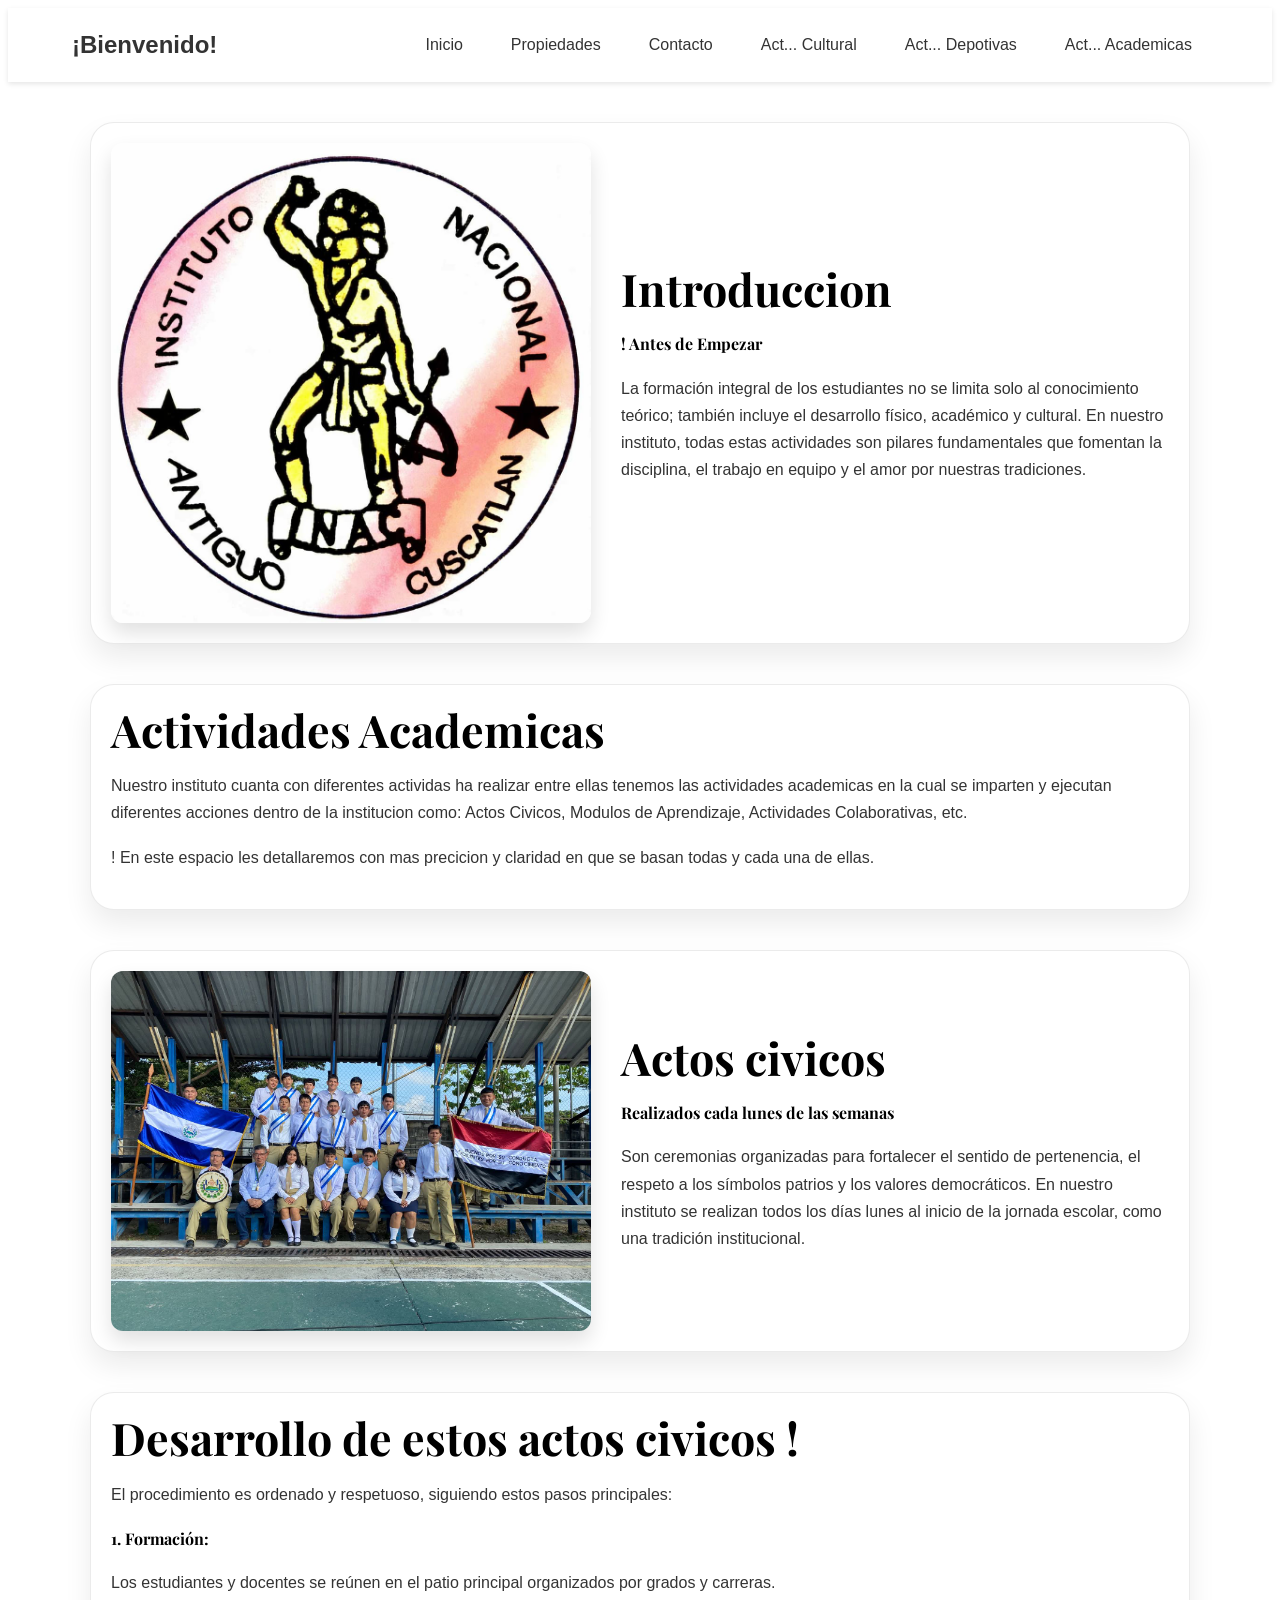
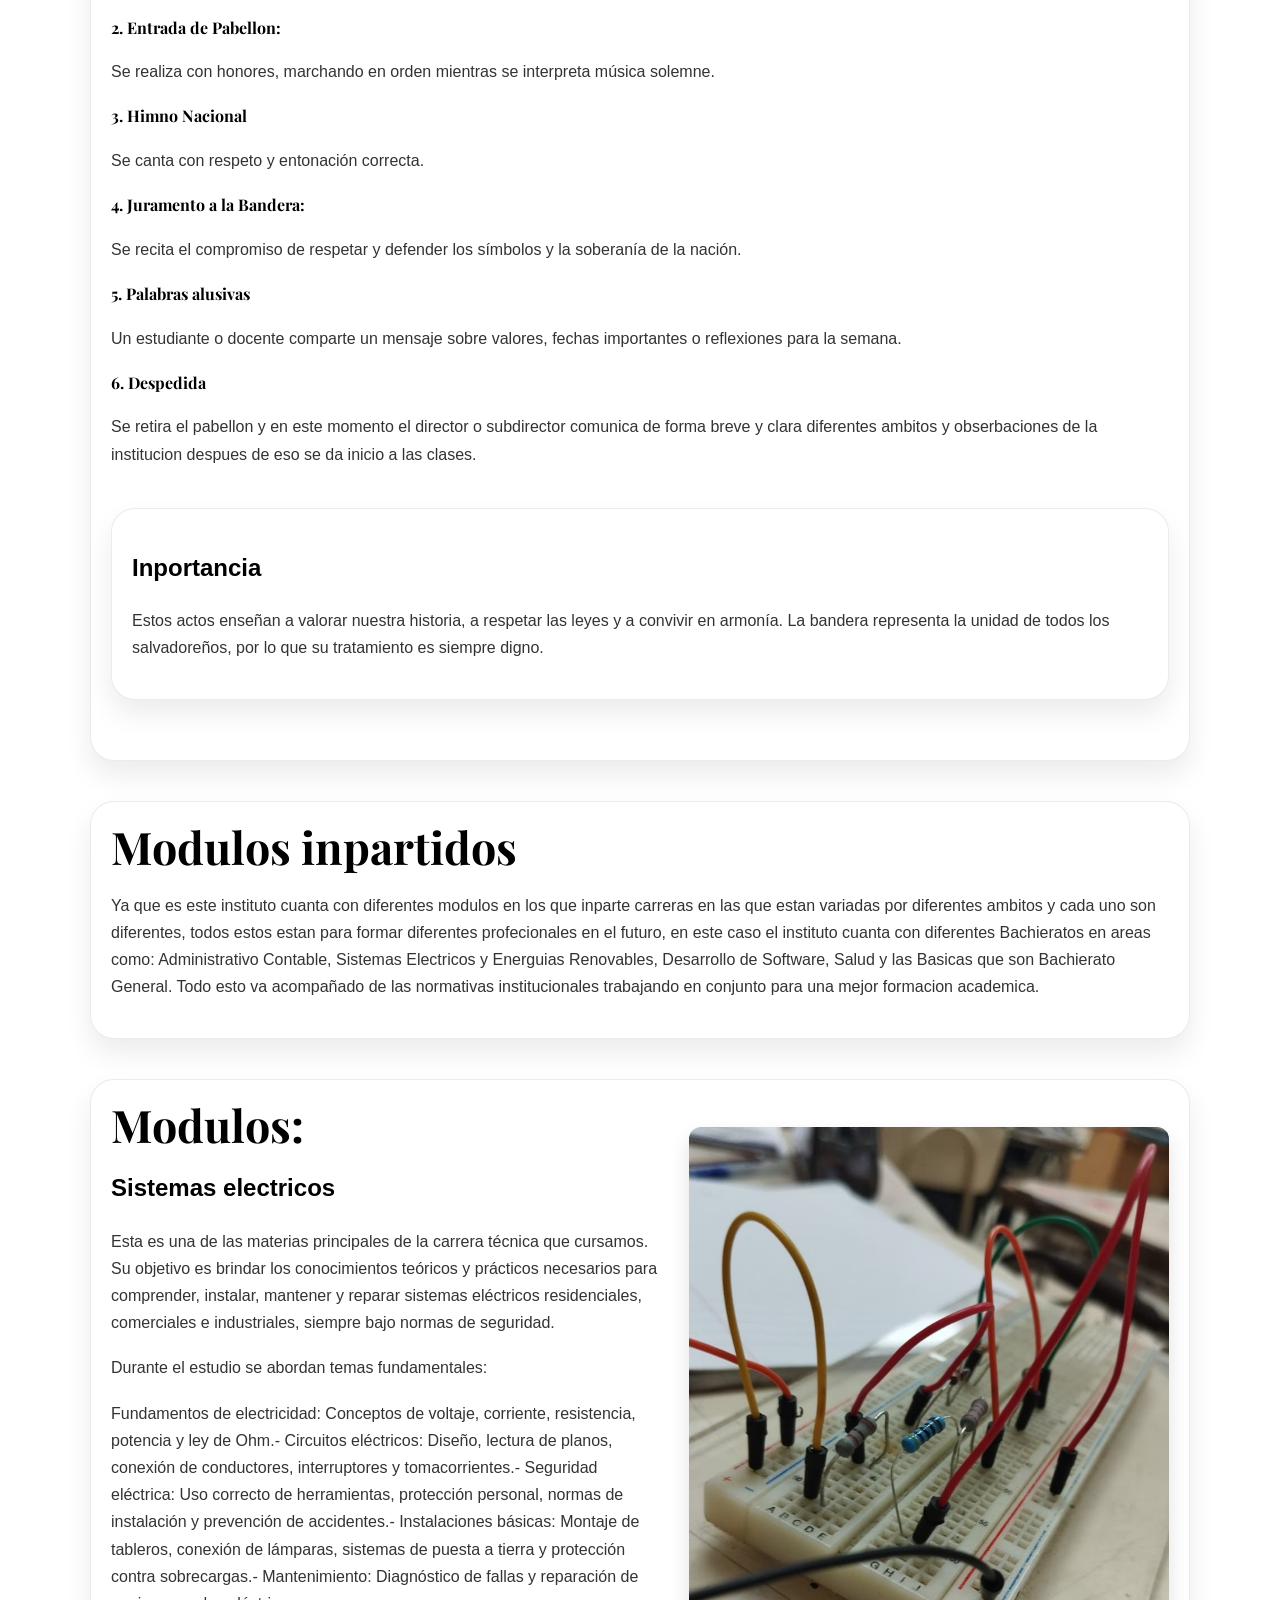
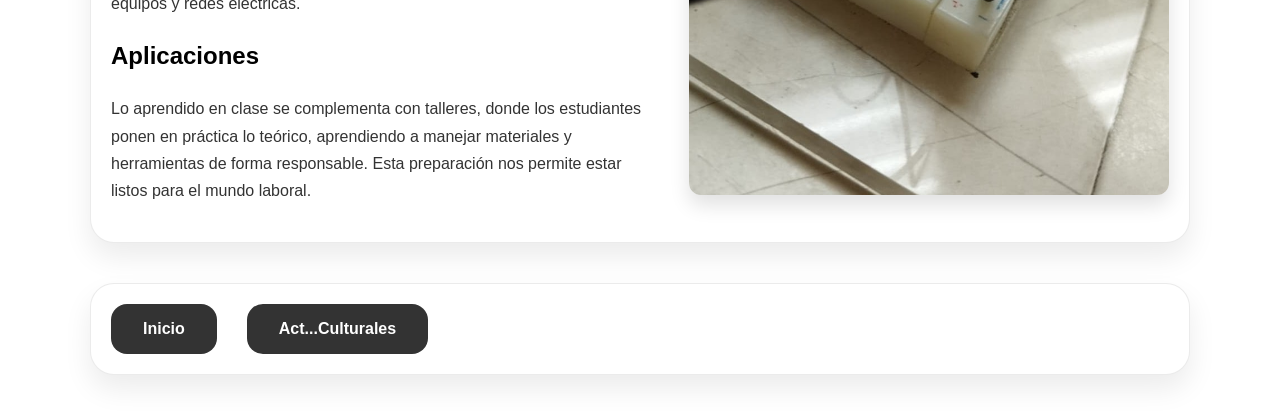
<file: actividadesinacp.html>
<!DOCTYPE html>
<html lang="es-ES">
<head>
    <meta charset="UTF-8">
    <meta name="viewport" content="width=device-width, initial-scale=1.0">
    <title>Barroco Copy</title>
    <link rel="stylesheet" href="styles.css">
    <link href="https://fonts.googleapis.com/css2?family=Montserrat:wght@600;700&family=Playfair+Display:wght@400;700&display=swap" rel="stylesheet">
    <style>
        .detalle-barroco {
            display: flex;
            flex-wrap: wrap;
            align-items: center;
            gap: 30px;
            max-width: 1100px;
            margin: 40px auto;
            padding: 20px;
        }
        .detalle-barroco img {
            width: 100%;
            max-width: 480px;
            border-radius: 12px;
            object-fit: cover;
            box-shadow: 0 10px 20px rgba(0,0,0,0.12);
        }
        .detalle-barroco.reverse {
            flex-direction: row-reverse;
        }
        .detalle-contenido {
            flex: 1;
            min-width: 280px;
        }
        .detalle-contenido h1,
        .detalle-contenido h4 {
            margin: 0 0 18px;
            font-family: 'Playfair Display', serif;
        }
        .detalle-contenido h1 {
            font-size: 2.8rem;
            line-height: 1.1;
        }
        .detalle-contenido p {
            color: #333;
            line-height: 1.7;
            margin-bottom: 18px;
            font-size: 1rem;
        }
        .detalle-contenido .cta-buton {
            display: block;
            margin: 1.5rem auto 0;
        }
        @media (max-width: 860px) {
            .detalle-barroco {
                flex-direction: column;
                text-align: center;
            }
            .detalle-contenido {
                width: 100%;
            }
            .detalle-barroco img {
                max-width: 100%;
            }
        }
    </style>
</head>
<body>
    <header>
        <nav>
            <div class="logo">¡Bienvenido!</div>
            <button class="nav-toggle" aria-label="Abrir menú" aria-expanded="false">
                <span></span>
                <span></span>
                <span></span>
            </button>
            <ul class="nav-links">
                <li><a href="index.html">Inicio</a></li>
                <li><a href="index.html#Propiedades">Propiedades</a></li>
                <li><a href="Informaciony contactos.html">Contacto</a></li>
                <li><a href="actividadesinacp2.html">Act... Cultural</a></li>
                <li><a href="actividadesinacpdepo.html">Act... Depotivas</a></li>
                <li><a href="actividadesinacp.html">Act... Academicas</a></li>


            </ul>
        </nav>
    </header>

    <main class="fade-section">
   <section   class="detalle-barroco">
            <img src="IMGs/inaclogo.jpg" alt="El Barroco">
            <div class="detalle-contenido">
                <h1>Introduccion</h1>
                <h4>! Antes de Empezar</h4>
                <p>La formación integral de los estudiantes no se limita solo al conocimiento teórico;
                     también incluye el desarrollo físico, académico y cultural. En nuestro instituto, 
                     todas estas actividades son pilares fundamentales que fomentan la disciplina, el trabajo 
                     en equipo y el amor por nuestras tradiciones.</p>
                
            </div>
        </section>

        <section class="detalle-barroco reverse">
            
            <div class="detalle-contenido">
                <h1>Actividades Academicas</h1>
                <h4></h4>
                <p>Nuestro instituto cuanta con diferentes actividas ha realizar entre ellas tenemos las actividades academicas en la cual se imparten y ejecutan diferentes acciones dentro 
                    de la institucion como: Actos Civicos, Modulos de Aprendizaje, Actividades Colaborativas, etc.
                </p>

                <h4></h4>
                     <p> ! En este espacio les detallaremos con mas precicion y claridad en que se basan todas y cada una de ellas.</p>
            </div>
        </section>


        <section id="Caracteristicas" class="detalle-barroco">
            <img src="IMGs/actocivico.jpg" alt="Contenido barroco">
            <div class="detalle-contenido">
                <h1>Actos civicos</h1>
                
               <h4>Realizados cada lunes de las semanas
                </h4>
                <p>Son ceremonias organizadas para fortalecer el sentido de pertenencia, el respeto a los símbolos patrios y los valores democráticos. En nuestro instituto se realizan todos los días lunes al inicio de la jornada escolar, como una tradición institucional.

                </p>
            </div>
        </section>


        <section class="detalle-barroco">
            <div class="detalle-contenido">
               <h1>Desarrollo de estos actos civicos !
                </h1>
                <p> El procedimiento es ordenado y respetuoso, siguiendo estos pasos principales:</p>

                <h4>1. Formación: </h4>
                <p>Los estudiantes y docentes se reúnen en el patio principal organizados por grados y carreras.</p>

                    <h4>2. Entrada de Pabellon:
                    </h4>
                    <p>Se realiza con honores, marchando en orden mientras se interpreta música solemne.</p>

                         <h4>3. Himno Nacional</h4>
                         <p>Se canta con respeto y entonación correcta.</p>    
                        
                        
                         <h4>4. Juramento a la Bandera:</h4>
                            <p>Se recita el compromiso de respetar y defender los símbolos y la soberanía de la nación.</p>

                            <h4>5. Palabras alusivas</h4>
                            <p>Un estudiante o docente comparte un mensaje sobre valores, fechas importantes o reflexiones para la semana.</p>

                            <h4>6. Despedida</h4>
                            <p>Se retira el pabellon y en este momento el director o subdirector comunica de forma breve y clara diferentes ambitos y obserbaciones de la institucion despues de eso se da inicio a las clases.

</p>

           
                    
                    
                    
                    
                    <section class="detalle-barroco reverse">
            
            <div class="detalle-contenido">
                 <h2>Inportancia
            </h2>
                
                <h4></h4>

                <p> Estos actos enseñan a valorar nuestra historia, a respetar las leyes y a convivir en armonía. La bandera representa la unidad de todos los salvadoreños, por lo que su tratamiento es siempre digno.</p>
                
            </div>
        </section>




    </section>




<section class="detalle-barroco reverse">
            
            <div class="detalle-contenido">
                <h1> Modulos inpartidos</h1>
                <h2></h2>
                <p>Ya que es este instituto cuanta con diferentes modulos en los que inparte carreras en las que estan variadas por diferentes ambitos y cada uno son diferentes, todos estos estan para 
                    formar diferentes profecionales en el futuro, en este caso el instituto cuanta con diferentes Bachieratos en areas como: Administrativo Contable, Sistemas Electricos y Energuias Renovables, Desarrollo de Software, Salud y las Basicas que son Bachierato General. 
                    Todo esto va acompañado de las normativas institucionales trabajando en conjunto para una mejor formacion academica.
                </p>

                <h4></h4>
                    
            </div>
        </section>



   <section class="detalle-barroco reverse">
            
    <img src="IMGs/modulo.jpg" alt="Carácter barroco">
    
            <div class="detalle-contenido">
                <h1>Modulos:</h1>
                <h2> Sistemas electricos</h2>
                  <p>Esta es una de las materias principales de la carrera técnica que cursamos. 
                    Su objetivo es brindar los conocimientos teóricos y prácticos necesarios para comprender, instalar, 
                    mantener y reparar sistemas eléctricos residenciales, comerciales e industriales, siempre bajo normas de seguridad.</p>

                    <p> Durante el estudio se abordan temas fundamentales:</p>
                    <p>  Fundamentos de electricidad: Conceptos de voltaje, corriente, resistencia, potencia y ley de Ohm.
​
- Circuitos eléctricos: Diseño, lectura de planos, conexión de conductores, interruptores y tomacorrientes.
​
- Seguridad eléctrica: Uso correcto de herramientas, protección personal, normas de instalación y prevención de accidentes.
​
- Instalaciones básicas: Montaje de tableros, conexión de lámparas, sistemas de puesta a tierra y protección contra sobrecargas.
​
- Mantenimiento: Diagnóstico de fallas y reparación de equipos y redes eléctricas.</p>

<h2> Aplicaciones</h2>
<p> Lo aprendido en clase se complementa con talleres, donde los estudiantes ponen en práctica lo teórico, aprendiendo a manejar materiales y herramientas de forma responsable. Esta preparación nos permite estar listos para el mundo laboral.</p>
                
                    </div>

   </section>













            <section id="Caracteristicas" class="detalle-barroco">
        
                <button class="cta-buton" onclick="window.location.href='index.html'">Inicio</button>
                <button class="cta-buton" onclick="window.location.href='actividadesinacp2.html'">Act...Culturales</button>
            
            </div>
        </section>








 
    </main>






    <script>
        window.addEventListener('load', () => {
            document.body.classList.add('site-loaded');
        });
    </script>
<script>
const navToggle = document.querySelector('.nav-toggle');
const navLinks = document.querySelector('.nav-links');
if (navToggle && navLinks) {
    navToggle.addEventListener('click', () => {
        const expanded = navToggle.getAttribute('aria-expanded') === 'true';
        navToggle.setAttribute('aria-expanded', String(!expanded));
        navLinks.classList.toggle('nav-open');
    });
}
</script>
</body>
</html>
</file>
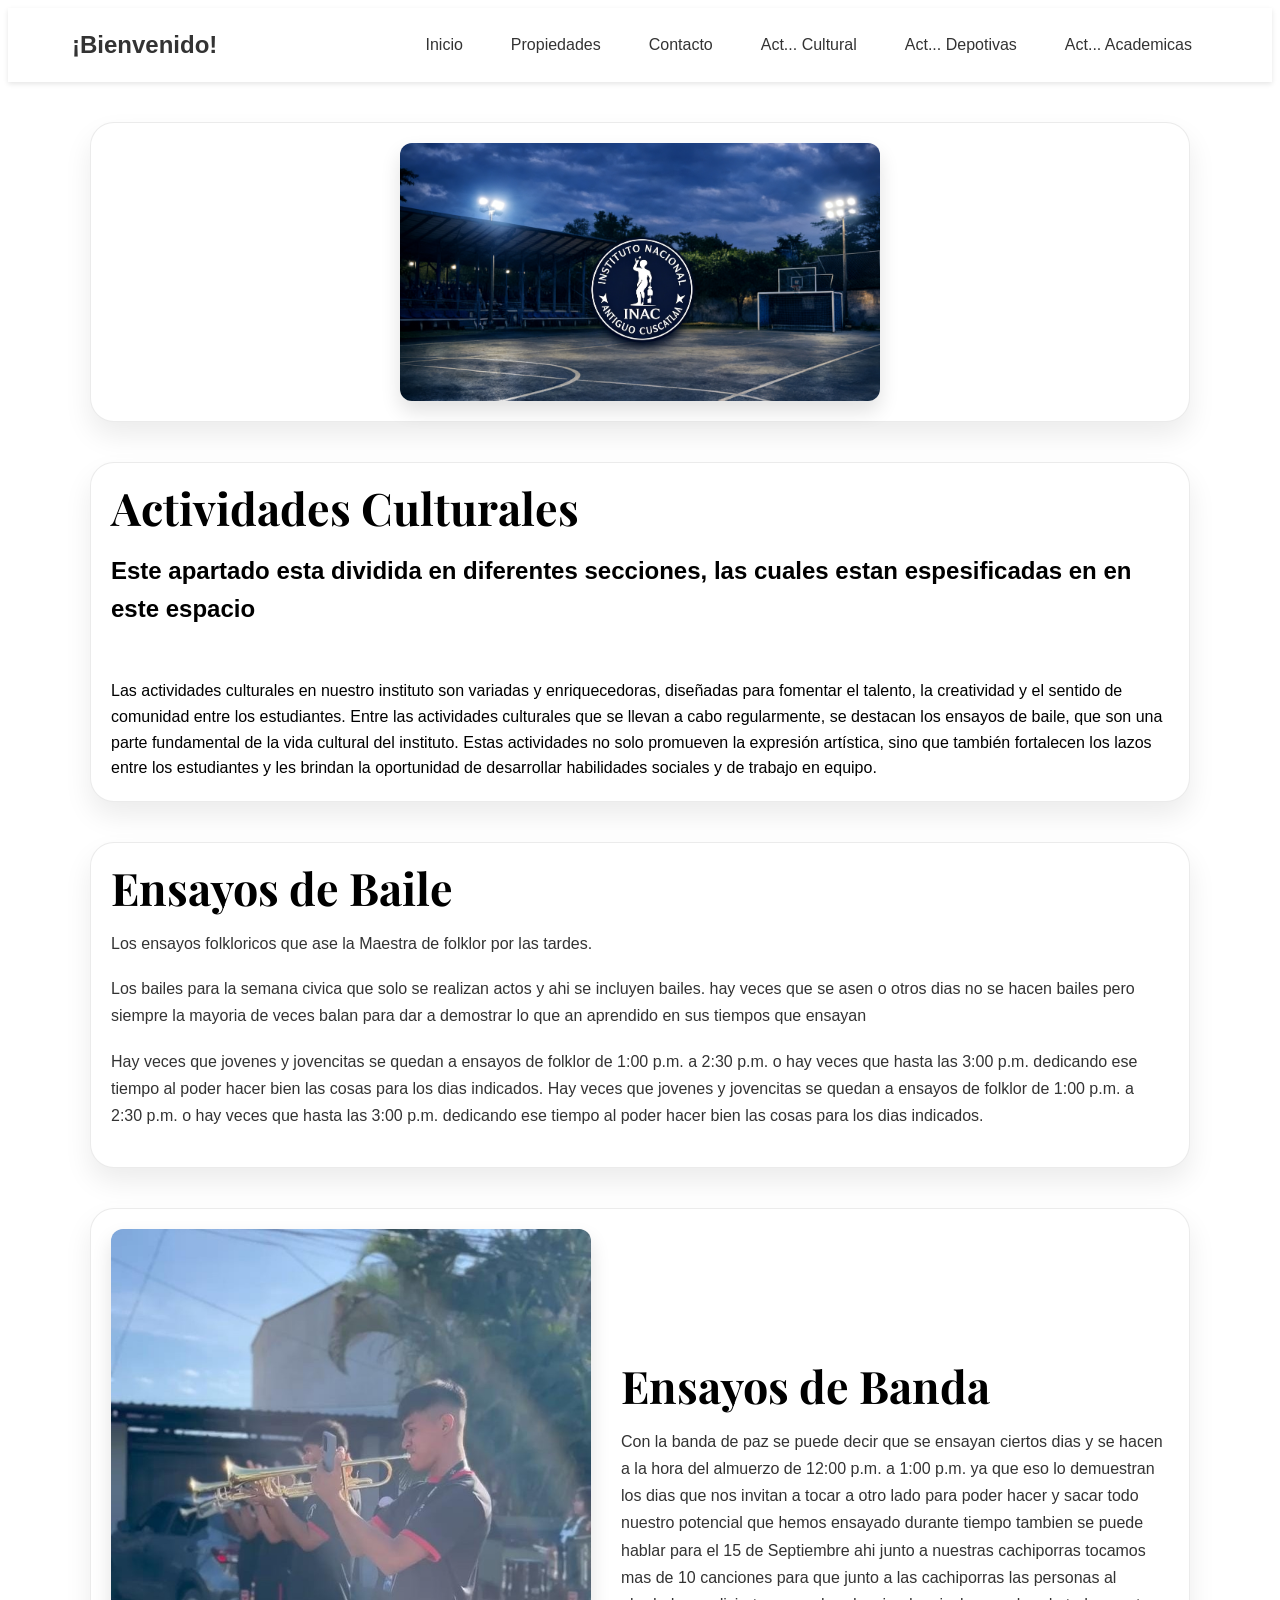
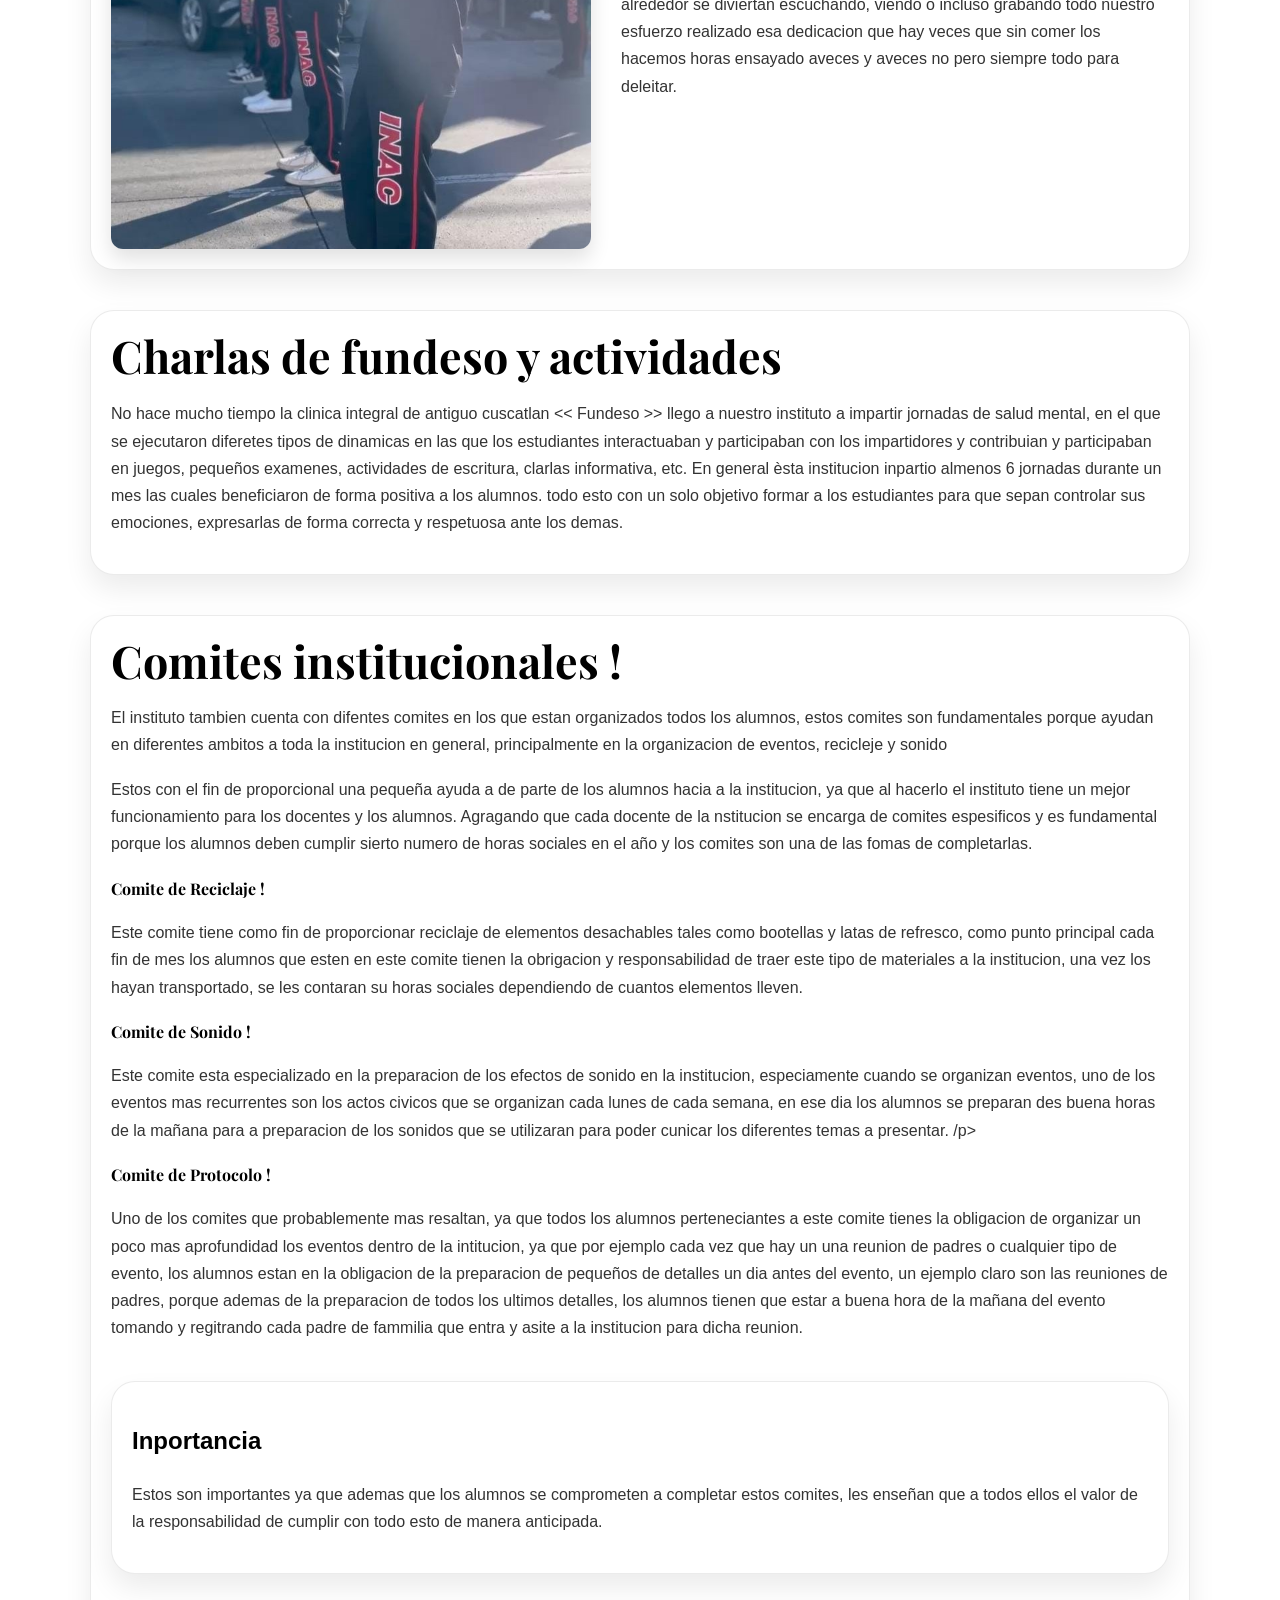
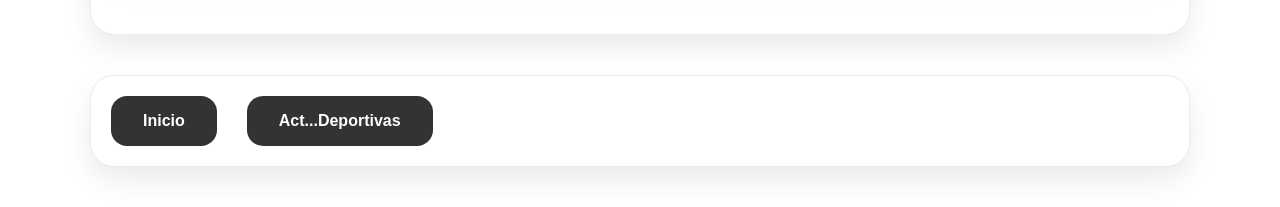
<file: actividadesinacp2.html>
<!DOCTYPE html>
<html lang="es-ES">
<head>
    <meta charset="UTF-8">
    <meta name="viewport" content="width=device-width, initial-scale=1.0">
    <title>Barroco Copy</title>
    <link rel="stylesheet" href="styles.css">
    <link href="https://fonts.googleapis.com/css2?family=Montserrat:wght@600;700&family=Playfair+Display:wght@400;700&display=swap" rel="stylesheet">
    <style>
        .detalle-barroco {
            display: flex;
            flex-wrap: wrap;
            align-items: center;
            gap: 30px;
            max-width: 1100px;
            margin: 40px auto;
            padding: 20px;
        }
        .detalle-barroco img {
            width: 100%;
            max-width: 480px;
            border-radius: 12px;
            object-fit: cover;
            box-shadow: 0 10px 20px rgba(0,0,0,0.12);
        }
        .detalle-barroco.reverse {
            flex-direction: row-reverse;
        }
        .detalle-contenido {
            flex: 1;
            min-width: 280px;
        }
        .detalle-contenido h1,
        .detalle-contenido h4 {
            margin: 0 0 18px;
            font-family: 'Playfair Display', serif;
        }
        .detalle-contenido h1 {
            font-size: 2.8rem;
            line-height: 1.1;
        }
        .detalle-contenido p {
            color: #333;
            line-height: 1.7;
            margin-bottom: 18px;
            font-size: 1rem;
        }
        .detalle-contenido .cta-buton {
            display: block;
            margin: 1.5rem auto 0;
        }
        @media (max-width: 860px) {
            .detalle-barroco {
                flex-direction: column;
                text-align: center;
            }
            .detalle-contenido {
                width: 100%;
            }
            .detalle-barroco img {
                max-width: 100%;
            }
        }
    </style>
</head>
<body>
    <header>
        <nav>
            <div class="logo">¡Bienvenido!</div>
            <button class="nav-toggle" aria-label="Abrir menú" aria-expanded="false">
                <span></span>
                <span></span>
                <span></span>
            </button>
            <ul class="nav-links">
                <li><a href="inicio.html">Inicio</a></li>
                <li><a href="inicio.html#Propiedades">Propiedades</a></li>
                <li><a href="Informaciony contactos.html">Contacto</a></li>
                <li><a href="actividadesinacp2.html">Act... Cultural</a></li>
                <li><a href="actividadesinacpdepo.html">Act... Depotivas</a></li>
                <li><a href="actividadesinacp.html">Act... Academicas</a></li>


            </ul>
        </nav>
    </header>

    <main class="fade-section">




<section   class="detalle-barroco">
           
    <img src="IMGs/inacfts.png" alt="El Barroco"></section>





   <section   class="detalle-barroco">
            
            <div class="detalle-contenido">
                <h1>Actividades Culturales</h1>
            <h2>Este apartado esta dividida en diferentes secciones, las cuales estan espesificadas en en este espacio</h2>

                
                <p></p>
                
            </div>Las actividades culturales en nuestro instituto son variadas y enriquecedoras, diseñadas para fomentar el talento, la creatividad y el sentido de comunidad entre los estudiantes. Entre las actividades culturales que se llevan a cabo regularmente, se destacan los ensayos de baile, que son una parte fundamental de la vida cultural del instituto. Estas actividades no solo promueven la expresión artística, sino que también fortalecen los lazos entre los estudiantes y les brindan la oportunidad de desarrollar habilidades sociales y de trabajo en equipo.
        </section>



   <section id="Caracteristicas" class="detalle-barroco">
            <div class="detalle-contenido">
                <h1>Ensayos de Baile</h1>
                <h4></h4>
                <p> </p>  
                <p>Los ensayos folkloricos que ase la Maestra de folklor por las tardes.</p>
                    <p>Los bailes para la semana civica que solo se realizan actos y ahi se incluyen bailes. hay veces que se asen o otros dias no se hacen bailes pero siempre la mayoria de veces balan para dar a demostrar lo que an aprendido en sus tiempos que ensayan</p>
                    <p>  Hay veces que jovenes y jovencitas se quedan a ensayos de folklor de 1:00 p.m. a 2:30 p.m. o hay veces que hasta las 3:00 p.m. dedicando ese tiempo al poder hacer bien las cosas para los dias indicados. Hay veces que jovenes y jovencitas se quedan a ensayos de folklor de 1:00 p.m. a 2:30 p.m. o hay veces que hasta las 3:00 p.m. dedicando ese tiempo al poder hacer bien las cosas para los dias indicados.</p>
                </div>
        </section>


        <section id="Caracteristicas" class="detalle-barroco">
            <img src="IMGs/banda.jpg" alt="Contenido barroco">
            <div class="detalle-contenido">
                <h1>Ensayos de Banda</h1>
                
               <h4>
                </h4>
                <p>Con la banda de paz se puede decir que se ensayan ciertos dias y se hacen a la hora del almuerzo de 12:00 p.m. a 1:00 p.m. ya que eso lo demuestran los dias que nos invitan a tocar a otro lado para poder hacer y sacar todo nuestro potencial que hemos ensayado durante tiempo tambien se puede hablar para el 15 de Septiembre ahi junto a nuestras cachiporras tocamos mas de 10 canciones para que junto a las cachiporras las personas al alrededor se diviertan escuchando, viendo o incluso grabando todo nuestro esfuerzo realizado esa dedicacion que hay veces que sin comer los hacemos horas ensayado aveces y aveces no pero siempre todo para deleitar.</p>
                
            </div>
        </section>


<section class="detalle-barroco reverse">
            
            <div class="detalle-contenido">
                <h1>Charlas de fundeso y actividades</h1>
                <h2></h2>
                <p>No hace mucho tiempo la clinica integral de antiguo cuscatlan << Fundeso >> llego a nuestro instituto a impartir jornadas de salud mental,
                en el que se  ejecutaron diferetes tipos de dinamicas en las que los estudiantes interactuaban y participaban con los impartidores y contribuian y participaban en juegos, pequeños examenes, actividades de escritura, clarlas informativa, etc.
            En general èsta institucion inpartio almenos 6 jornadas durante un mes las cuales beneficiaron de forma positiva a los alumnos. todo esto con un solo objetivo formar a los estudiantes para que sepan controlar sus emociones, expresarlas de forma correcta y respetuosa ante los demas.</p>

                <h4></h4>
                    
            </div>
        </section>


        <section class="detalle-barroco">
            <div class="detalle-contenido">
               <h1>Comites institucionales !
                </h1>
                <p>El instituto tambien cuenta con difentes comites en los que estan organizados todos los alumnos, estos comites son fundamentales porque ayudan en diferentes ambitos a toda la institucion en general, principalmente en la organizacion de eventos, recicleje y sonido </p>    
                            <p>Estos con el fin de proporcional una pequeña ayuda a de parte de los alumnos hacia a la institucion, ya que al hacerlo el instituto tiene un mejor funcionamiento para los docentes y los alumnos. Agragando que cada docente de la nstitucion se encarga de comites espesificos
                                 y es fundamental porque los alumnos deben cumplir sierto numero de horas sociales en el año y los comites son una de las fomas de completarlas. </p>

                <h4>Comite de Reciclaje !</h4>
                <p>Este comite tiene como fin de proporcionar reciclaje de elementos desachables tales como bootellas y latas de refresco, como punto principal cada fin de mes los alumnos que esten en este comite tienen la obrigacion y responsabilidad de traer este tipo de materiales a la institucion, una vez los hayan transportado, se les contaran su horas sociales dependiendo de cuantos elementos lleven. </p>

                    <h4>Comite de Sonido !
                    </h4>
                    <p>Este comite esta especializado en la preparacion de los efectos de sonido en la institucion, especiamente cuando se organizan eventos, uno de los eventos mas recurrentes son los actos civicos que se organizan cada lunes de cada semana, en ese dia los alumnos se preparan des buena horas de la mañana para a preparacion de los sonidos que se utilizaran para poder cunicar los diferentes temas a presentar. /p>

                         <h4>Comite de Protocolo !</h4>
                         <p>Uno de los comites que probablemente mas resaltan, ya que todos los alumnos perteneciantes a este comite tienes la obligacion de organizar un poco mas aprofundidad los eventos dentro de la intitucion, ya que por ejemplo cada vez que hay un una reunion de padres o cualquier tipo de evento, los alumnos estan en la obligacion de la preparacion de pequeños de detalles un dia antes del evento, un ejemplo claro son las reuniones de padres, porque ademas de la preparacion de todos los ultimos detalles, los alumnos tienen que estar a buena hora de la mañana del evento tomando y regitrando cada padre de fammilia que entra y asite a la institucion para dicha reunion. </p>    
                        
    
                    <section class="detalle-barroco reverse">
            
            <div class="detalle-contenido">
                 <h2>Inportancia
            </h2>
                
                <h4></h4>

                <p>Estos son importantes ya que ademas que los alumnos se comprometen a completar estos comites, les enseñan que a todos ellos el valor de la responsabilidad de cumplir con todo esto de manera anticipada.</p>
                
            </div>
        </section>




    </section>




            <section id="Caracteristicas" class="detalle-barroco">
        
                <button class="cta-buton" onclick="window.location.href='inicio.html'">Inicio</button>
                <button class="cta-buton" onclick="window.location.href='actividadesinacpdepo.html'">Act...Deportivas</button>
            
            </div>
        </section>








 
    </main>






    <script>
        window.addEventListener('load', () => {
            document.body.classList.add('site-loaded');
        });
    </script>
<script>
const navToggle = document.querySelector('.nav-toggle');
const navLinks = document.querySelector('.nav-links');
if (navToggle && navLinks) {
    navToggle.addEventListener('click', () => {
        const expanded = navToggle.getAttribute('aria-expanded') === 'true';
        navToggle.setAttribute('aria-expanded', String(!expanded));
        navLinks.classList.toggle('nav-open');
    });
}
</script>
</body>
</html>
</file>
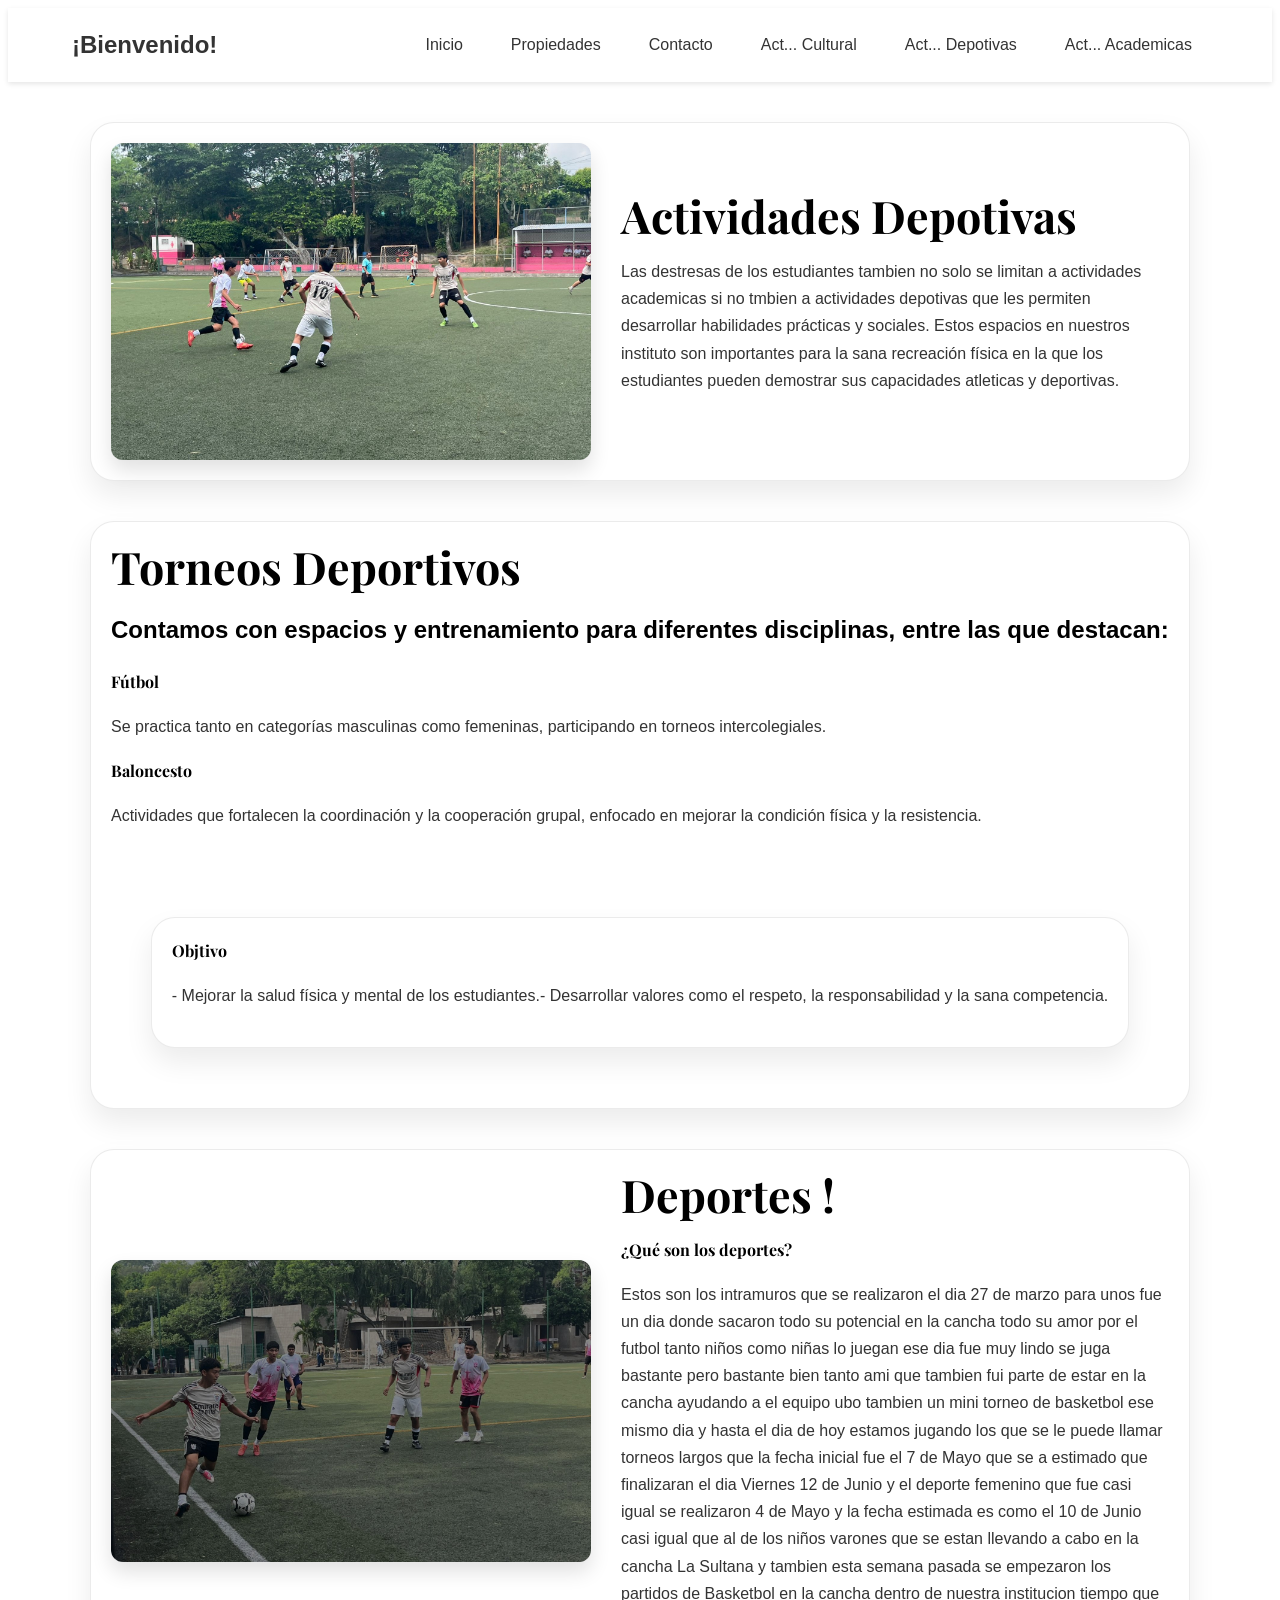
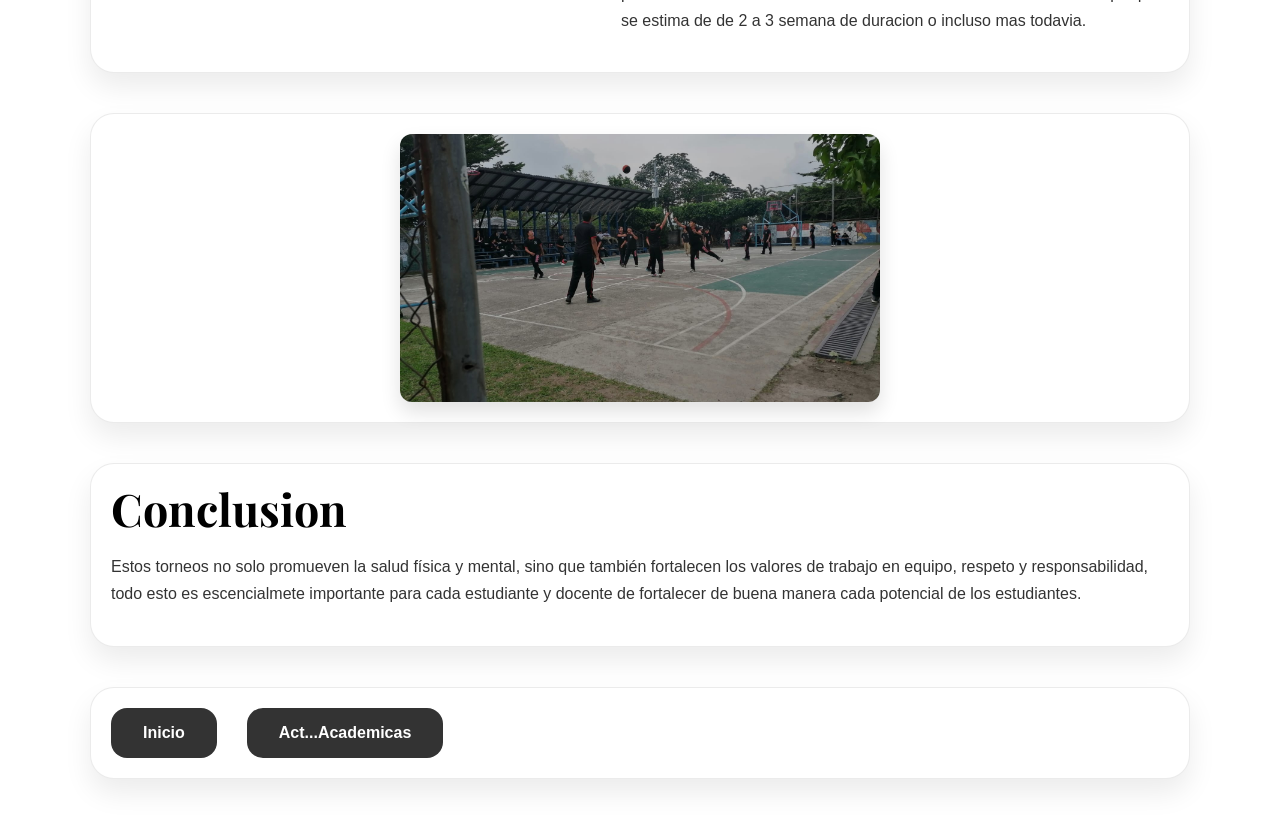
<file: actividadesinacpdepo.html>
<!DOCTYPE html>
<html lang="es-ES">
<head>
    <meta charset="UTF-8">
    <meta name="viewport" content="width=device-width, initial-scale=1.0">
    <title>Barroco Copy</title>
    <link rel="stylesheet" href="styles.css">
    <link href="https://fonts.googleapis.com/css2?family=Montserrat:wght@600;700&family=Playfair+Display:wght@400;700&display=swap" rel="stylesheet">
    <style>
        .detalle-barroco {
            display: flex;
            flex-wrap: wrap;
            align-items: center;
            gap: 30px;
            max-width: 1100px;
            margin: 40px auto;
            padding: 20px;
        }
        .detalle-barroco img {
            width: 100%;
            max-width: 480px;
            border-radius: 12px;
            object-fit: cover;
            box-shadow: 0 10px 20px rgba(0,0,0,0.12);
        }
        .detalle-barroco.reverse {
            flex-direction: row-reverse;
        }
        .detalle-contenido {
            flex: 1;
            min-width: 280px;
        }
        .detalle-contenido h1,
        .detalle-contenido h4 {
            margin: 0 0 18px;
            font-family: 'Playfair Display', serif;
        }
        .detalle-contenido h1 {
            font-size: 2.8rem;
            line-height: 1.1;
        }
        .detalle-contenido p {
            color: #333;
            line-height: 1.7;
            margin-bottom: 18px;
            font-size: 1rem;
        }
        .detalle-contenido .cta-buton {
            display: block;
            margin: 1.5rem auto 0;
        }
        @media (max-width: 860px) {
            .detalle-barroco {
                flex-direction: column;
                text-align: center;
            }
            .detalle-contenido {
                width: 100%;
            }
            .detalle-barroco img {
                max-width: 100%;
            }
        }
    </style>
</head>
<body>
    <header>
        <nav>
            <div class="logo">¡Bienvenido!</div>
            <button class="nav-toggle" aria-label="Abrir menú" aria-expanded="false">
                <span></span>
                <span></span>
                <span></span>
            </button>
            <ul class="nav-links">
                <li><a href="inicio.html">Inicio</a></li>
                <li><a href="inicio.html#Propiedades">Propiedades</a></li>
                <li><a href="Informaciony contactos.html">Contacto</a></li>
                <li><a href="actividadesinacp2.html">Act... Cultural</a></li>
                <li><a href="actividadesinacpdepo.html">Act... Depotivas</a></li>
                <li><a href="actividadesinacp.html">Act... Academicas</a></li>


            </ul>
        </nav>
    </header>

    <main class="fade-section">
   <section   class="detalle-barroco">
            <img src="IMGs/depo.jpg" alt="El Barroco">
            <div class="detalle-contenido">
                <h1>Actividades Depotivas</h1>
                <h4></h4>
                <p>Las destresas de los estudiantes tambien no solo se limitan a actividades academicas si no tmbien a actividades depotivas que les permiten desarrollar habilidades prácticas y sociales. Estos espacios en nuestros instituto son importantes para la sana recreación física en la que los estudiantes pueden demostrar sus capacidades atleticas y deportivas.</p>
                
            </div>
        </section>

        <section class="detalle-barroco reverse">
            
            <div class="detalle-contenido">
            <h1>Torneos Deportivos</h1>
                <h2>Contamos con espacios y entrenamiento para diferentes disciplinas, entre las que destacan:</h2>
            <h4>Fútbol</h4>
            <p>Se practica tanto en categorías masculinas como femeninas, participando en torneos intercolegiales.</p>

                <h4>Baloncesto</h4>
                     <p>Actividades que fortalecen la coordinación y la cooperación grupal, enfocado en mejorar la condición física y la resistencia.
</p>
            </div>


             <section class="detalle-barroco reverse">
                <div class="detalle-contenido">
            <h4>Objtivo</h4>
                <p>
- Mejorar la salud física y mental de los estudiantes.
​
- Desarrollar valores como el respeto, la responsabilidad y la sana competencia.
 
</p>
</div>
        </section>
        </section>


        <section id="Caracteristicas" class="detalle-barroco">
            <img src="IMGs/depo2.jpg" alt="Contenido barroco">
            <div class="detalle-contenido">
                <h1>Deportes !</h1>
                
               <h4>¿Qué son los deportes?</h4>
                <p>Estos son los intramuros que se realizaron el dia 27 de marzo para unos fue un dia donde sacaron todo su potencial en la cancha todo su amor
                     por el futbol tanto niños como niñas lo juegan ese dia fue muy lindo se juga bastante pero bastante bien tanto ami que tambien fui parte de estar en la cancha ayudando
                      a el equipo ubo tambien un mini torneo de basketbol ese mismo dia y hasta el dia de hoy estamos jugando los que se le puede llamar torneos largos que la fecha inicial fue el 7
                       de Mayo que se a estimado que finalizaran el dia Viernes 12 de Junio y el deporte femenino que fue casi igual se realizaron 4 de Mayo y la fecha estimada es como el 10 de
                        Junio casi igual que al de los niños varones que se estan llevando a cabo en la cancha La Sultana y tambien esta semana pasada se empezaron los partidos de Basketbol en la cancha
                         dentro  de nuestra institucion tiempo  que se estima de de 2 a 3 semana de duracion o incluso mas todavia.</p>
            </div>
       
        </section>



    </section>

 <section class="detalle-barroco">
            <img src="IMGs/depo3.jpg" alt="Introducción al barroco">
        
        </section>


<section class="detalle-barroco reverse">
            
            <div class="detalle-contenido">
                <h1>Conclusion</h1>
                <h2></h2>
                <p>Estos torneos no solo promueven la salud física y mental, sino que también fortalecen los valores de trabajo en equipo, respeto y responsabilidad, 
                    todo esto es escencialmete importante para cada estudiante y docente de fortalecer de buena manera cada potencial de los estudiantes.
                </p>

                <h4></h4>
                    
            </div>
        </section>



  




 
                   <section id="Caracteristicas" class="detalle-barroco">
        
                <button class="cta-buton" onclick="window.location.href='inicio.html'">Inicio</button>
                <button class="cta-buton" onclick="window.location.href='actividadesinacp.html'">Act...Academicas</button>
                
            </div>
        </section>








 
    </main>






    <script>
        window.addEventListener('load', () => {
            document.body.classList.add('site-loaded');
        });
    </script>
<script>
const navToggle = document.querySelector('.nav-toggle');
const navLinks = document.querySelector('.nav-links');
if (navToggle && navLinks) {
    navToggle.addEventListener('click', () => {
        const expanded = navToggle.getAttribute('aria-expanded') === 'true';
        navToggle.setAttribute('aria-expanded', String(!expanded));
        navLinks.classList.toggle('nav-open');
    });
}
</script>
</body>
</html>
</file>
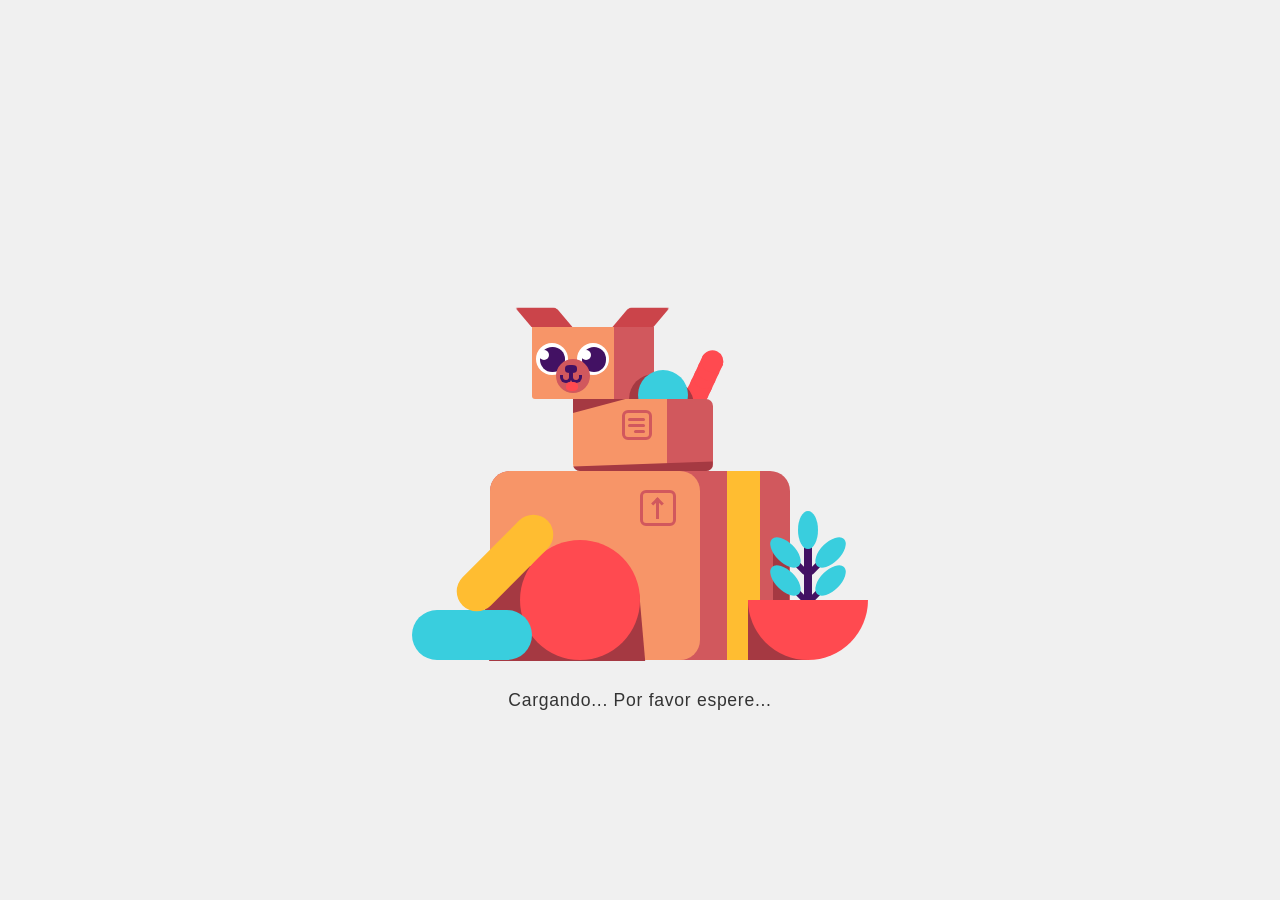
<file: animacio.html>
<!doctype html>
<!--[if lte IE 9]>
<html lang="en" class="oldie">
<![endif]-->
<!--[if gt IE 9]><!-->
<html lang="en">
<!--<![endif]-->
<head>
  <meta charset="utf-8">
  <meta name="viewport" content="width=device-width, initial-scale=1">
  <title>CSS Box Dog Animation</title>
  <link rel="stylesheet" media="all" href="style.css" />
</head>
<body>
<div class="container">
  <div class="box">
    <div class="sign"></div>
  </div>
  <div class="dog">
    <div class="dog-group">
      <div class="tongue-open"></div>
      <div class="body-group">
        <div class="dog-box">
          <div class="dog-box-sign">
            <div class="content"></div>
          </div>
          <div class="bottom-shadow"></div>
          <div class="top-left-shadow"></div>
        </div>
        <div class="tail-group">
          <div class="tail">
            <div class="tail">
              <div class="tail">
                <div class="tail">
                  <div class="tail">
                    <div class="tail">
                      <div class="tail last"></div>
                    </div>
                  </div>
                </div>
              </div>
            </div>
          </div>
        </div>
        <div class="dog-shape"></div>
      </div>
      <div class="head-group">
        <div class="ear">
          <div class="ear-container">
            <div class="ear-left"></div>
          </div>
        </div>
        <div class="head"></div>
        <div class="ear right">
          <div class="ear-container">
            <div class="ear-right"></div>
          </div>
        </div>
        <div class="face">
          <div class="muzzle">
            <div class="nose"></div>
            <div class="mouth-close"></div>
            <div class="mouth-open">
              <div class="teeth"></div>
            </div>
            <div class="mouth-barks"></div>
          </div>
          <div class="eyes">
            <div class="eye-left">
              <div class="pupil"></div>
            </div>
            <div class="eye-right">
              <div class="pupil"></div>
            </div>
          </div>
        </div>
      </div>
    </div>
  </div>
  <div class="plant-group">
    <div class="pot"></div>
    <div class="plant">
      <div class="stem">
        <div class="leaf"></div>
        <div class="leaf"></div>
        <div class="leaf"></div>
        <div class="leaf"></div>
        <div class="leaf"></div>
      </div>
    </div>
  </div>
  <div class="shapes">
    <div class="red-shape"></div>
    <div class="blue-shape"></div>
    <div class="yellow-shape"></div>
  </div>
</div>
<div class="loading-text">Cargando... Por favor espere...</div>
<div class="brand-text">INAC PROYECT'S</div>
<script>
  window.addEventListener('load', () => {
    const brandText = document.querySelector('.brand-text');
    setTimeout(() => {
      brandText.classList.add('visible');
    }, 10000);
    setTimeout(() => {
      window.location.href = 'inicio.html';
    }, 12250);
  });
</script>
</body>
</html>
</file>
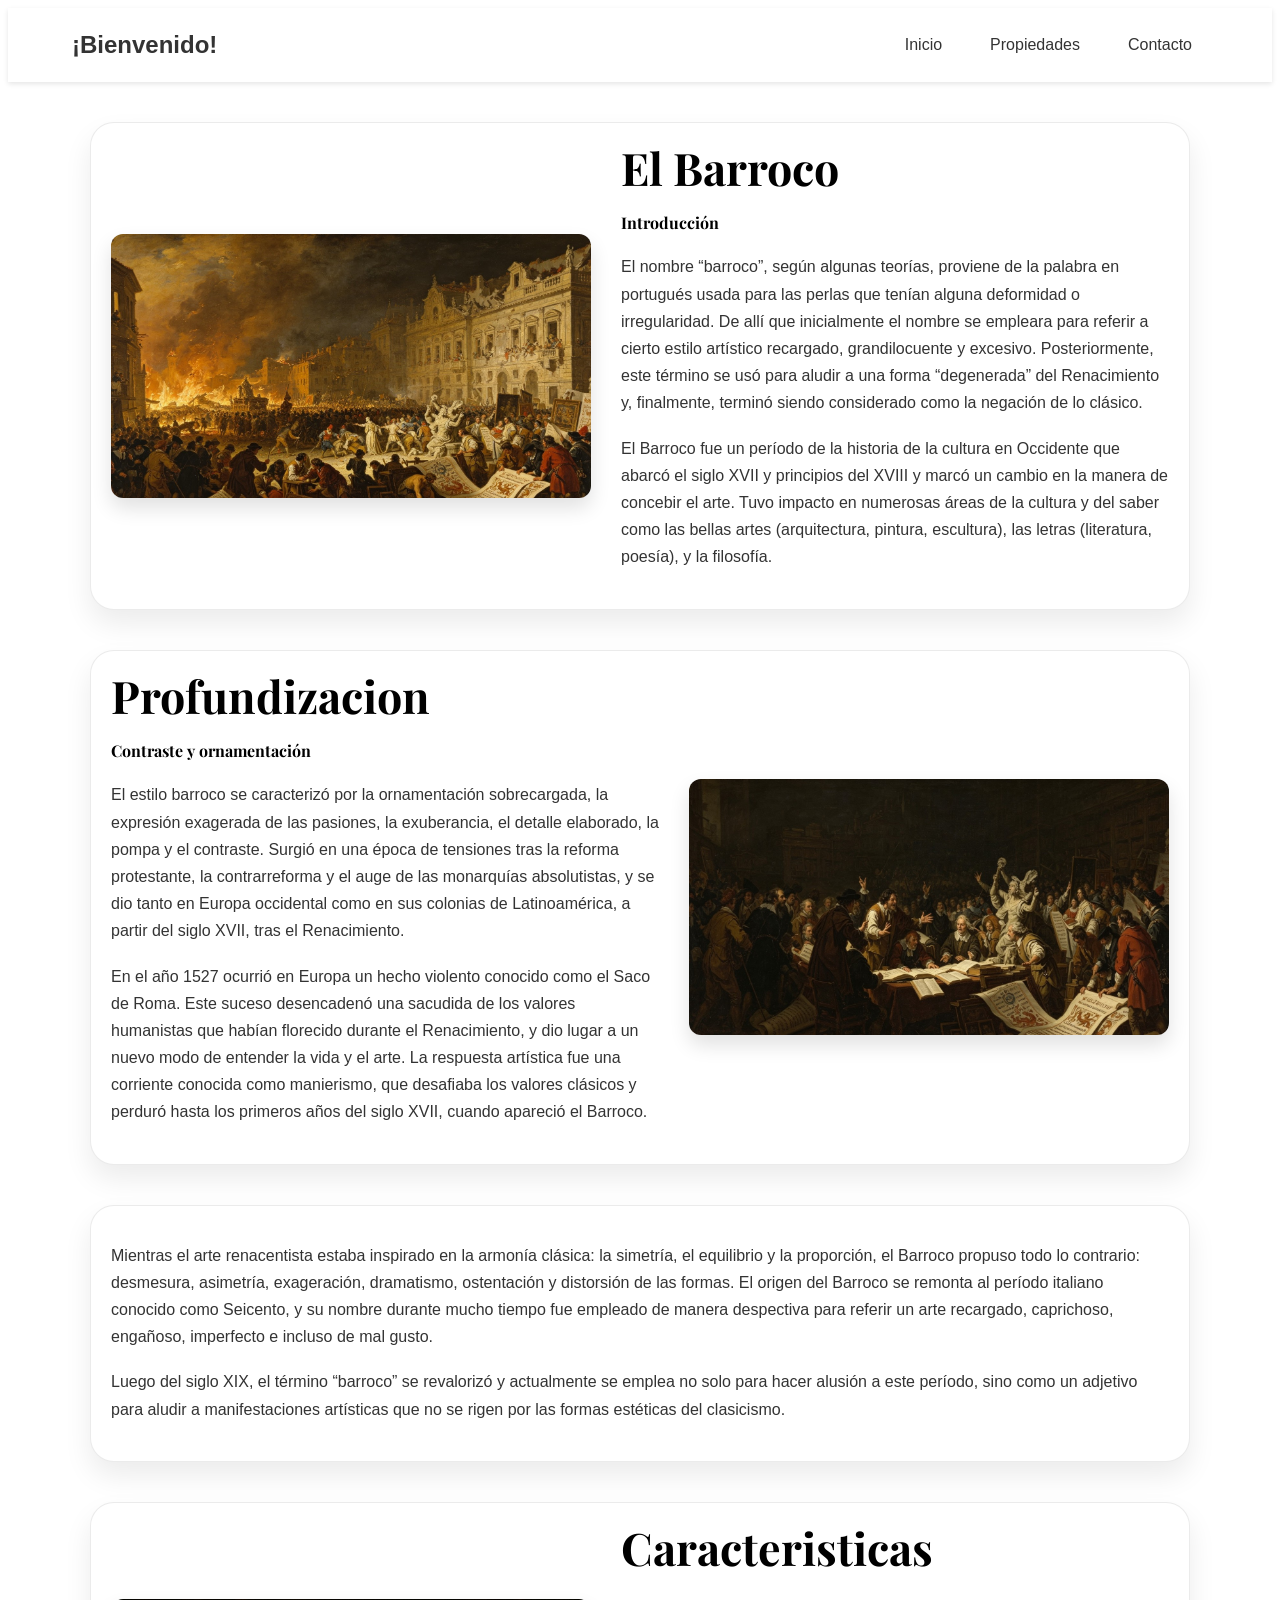
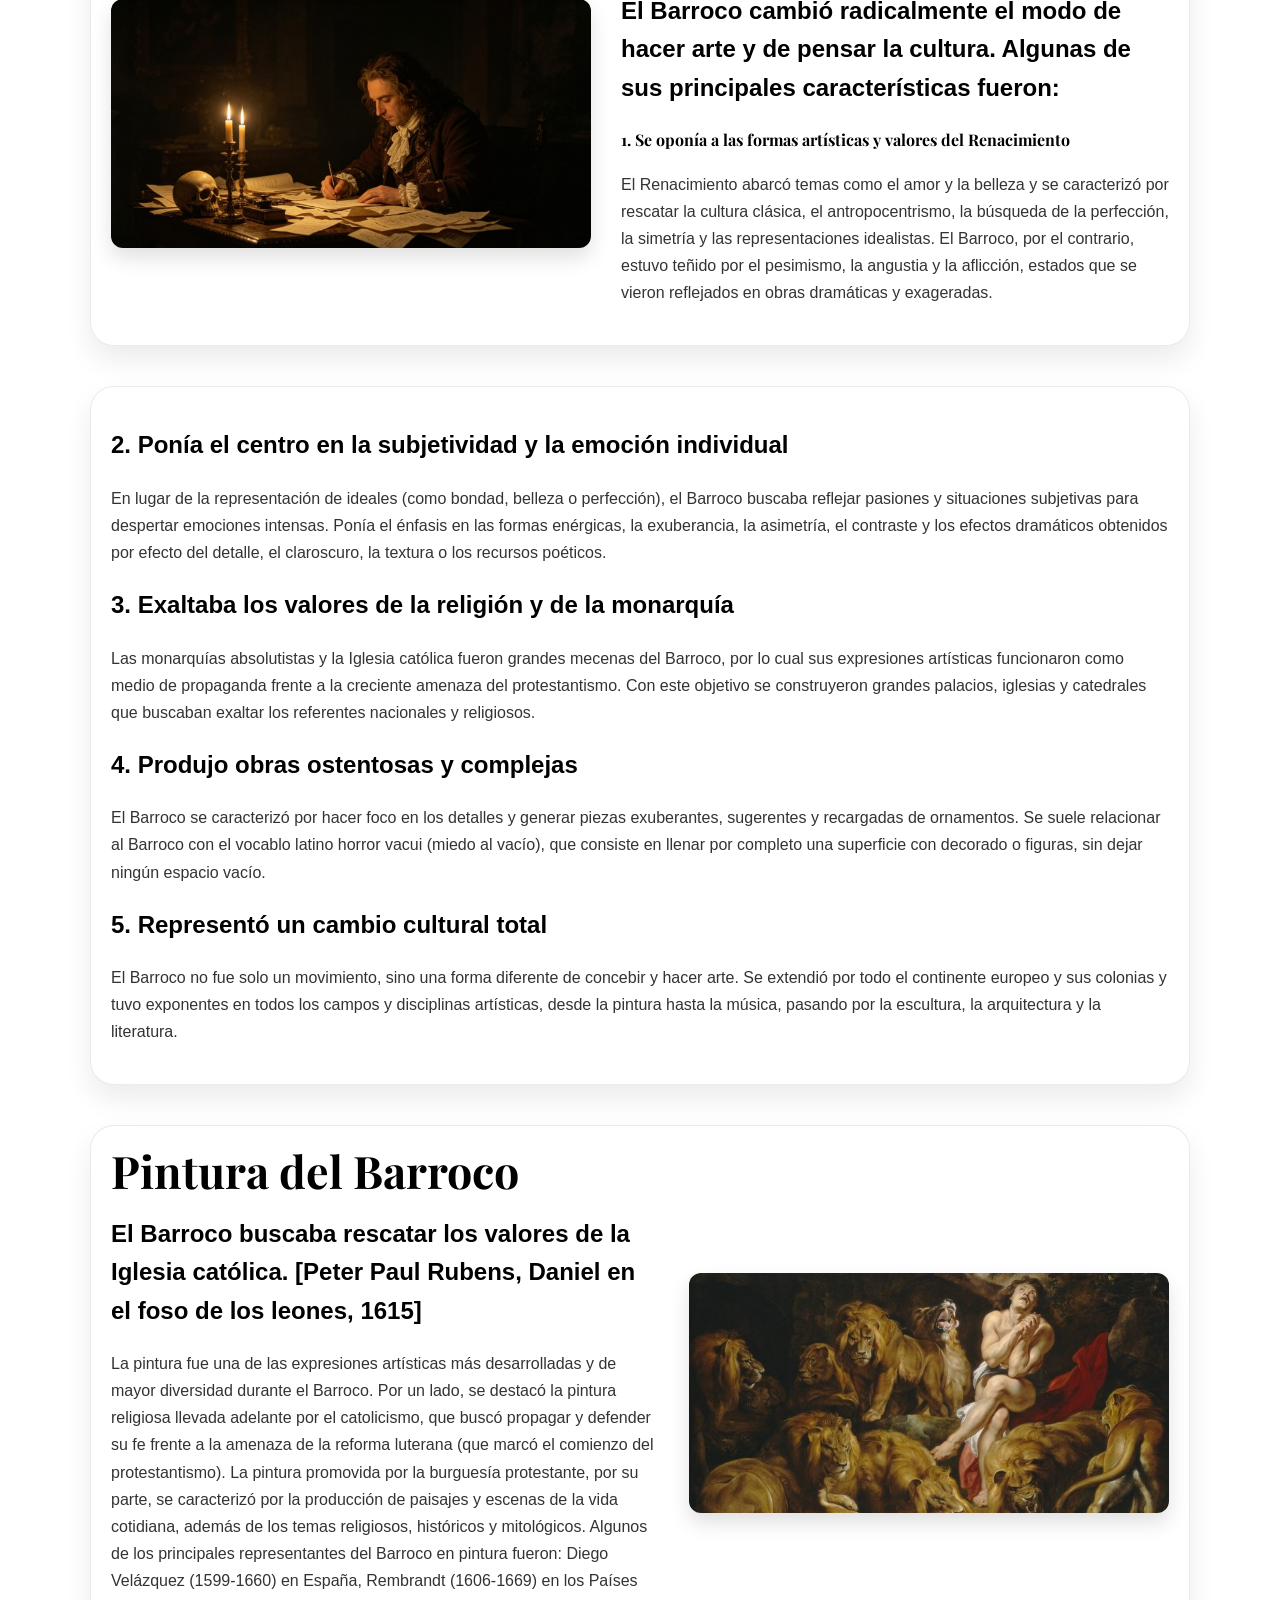
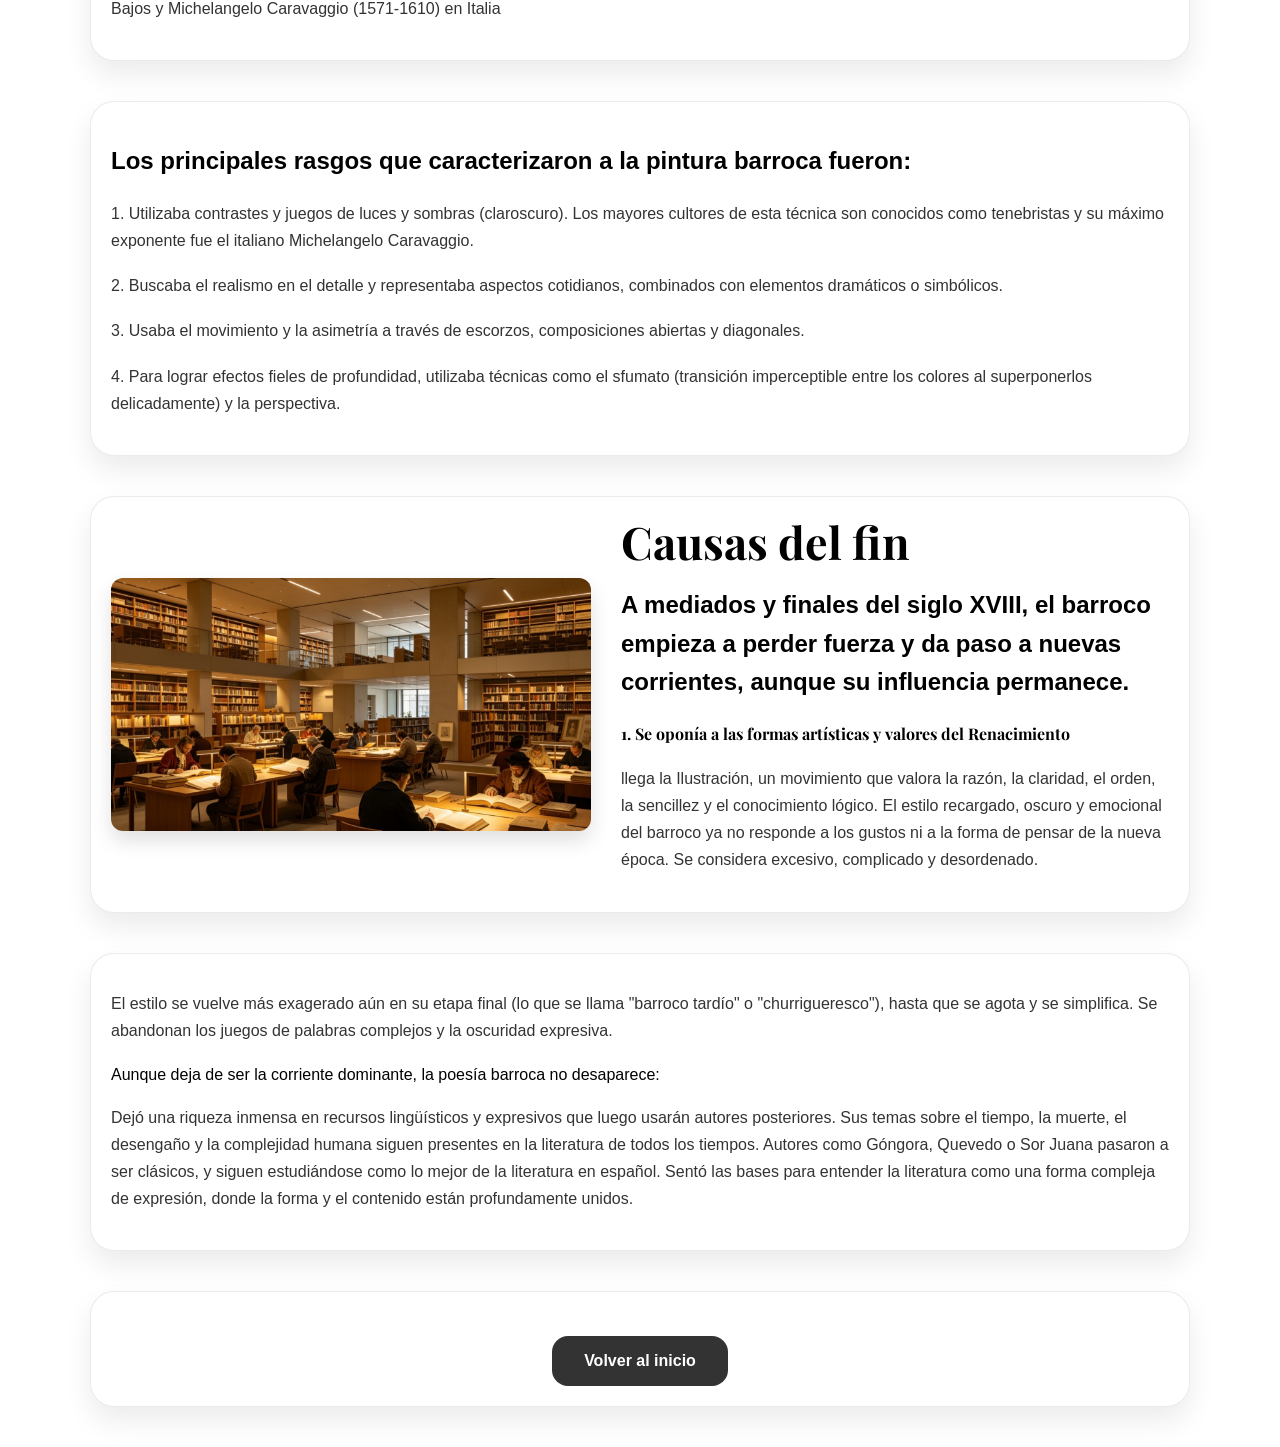
<file: articulo.html>
<!DOCTYPE html>
<html lang="es-ES">
<head>
    <meta charset="UTF-8">
    <meta name="viewport" content="width=device-width, initial-scale=1.0">
    <title>Barroco Copy</title>
    <link rel="stylesheet" href="styles.css">
    <link href="https://fonts.googleapis.com/css2?family=Montserrat:wght@600;700&family=Playfair+Display:wght@400;700&display=swap" rel="stylesheet">
    <style>
        .detalle-barroco {
            display: flex;
            flex-wrap: wrap;
            align-items: center;
            gap: 30px;
            max-width: 1100px;
            margin: 40px auto;
            padding: 20px;
        }
        .detalle-barroco img {
            width: 100%;
            max-width: 480px;
            border-radius: 12px;
            object-fit: cover;
            box-shadow: 0 10px 20px rgba(0,0,0,0.12);
        }
        .detalle-barroco.reverse {
            flex-direction: row-reverse;
        }
        .detalle-contenido {
            flex: 1;
            min-width: 280px;
        }
        .detalle-contenido h1,
        .detalle-contenido h4 {
            margin: 0 0 18px;
            font-family: 'Playfair Display', serif;
        }
        .detalle-contenido h1 {
            font-size: 2.8rem;
            line-height: 1.1;
        }
        .detalle-contenido p {
            color: #333;
            line-height: 1.7;
            margin-bottom: 18px;
            font-size: 1rem;
        }
        .detalle-contenido .cta-buton {
            display: block;
            margin: 1.5rem auto 0;
        }
        @media (max-width: 860px) {
            .detalle-barroco {
                flex-direction: column;
                text-align: center;
            }
            .detalle-contenido {
                width: 100%;
            }
            .detalle-barroco img {
                max-width: 100%;
            }
        }
    </style>
</head>
<body>
    <header>
        <nav>
            <div class="logo">¡Bienvenido!</div>
            <button class="nav-toggle" aria-label="Abrir menú" aria-expanded="false">
                <span></span>
                <span></span>
                <span></span>
            </button>
            <ul class="nav-links">
                <li><a href="inicio.html">Inicio</a></li>
                <li><a href="inicio.html#Propiedades">Propiedades</a></li>
                <li><a href="Informaciony contactos.html">Contacto</a></li>
            </ul>
        </nav>
    </header>

    <main class="fade-section">
        <section class="detalle-barroco">
            <img src="IMGs/Articulo1.jpg" alt="El Barroco">
            <div class="detalle-contenido">
                <h1>El Barroco</h1>
                <h4>Introducción</h4>
                <p>El nombre “barroco”, según algunas teorías, proviene de la palabra en portugués usada para las perlas que tenían alguna deformidad o irregularidad.
                   De allí que inicialmente el nombre se empleara para referir a cierto estilo artístico recargado, grandilocuente y excesivo. Posteriormente, este término
                    se usó para aludir a una forma “degenerada” del Renacimiento y, finalmente, terminó siendo considerado como la negación de lo clásico.</p>
                <p> El Barroco fue un período de la historia de la cultura en Occidente que abarcó el siglo XVII y principios del XVIII y marcó un cambio en la manera de concebir el arte. Tuvo impacto en numerosas áreas de la cultura y del saber como las bellas artes (arquitectura, pintura, escultura), las letras (literatura, poesía), y la filosofía.</p>
                
            </div>
        </section>

        <section class="detalle-barroco reverse">
            <img src="IMGs/Articulo2.jpg" alt="Carácter barroco">
            <div class="detalle-contenido">
                <h1>Profundizacion</h1>
                <h4>Contraste y ornamentación</h4>
                <p>El estilo barroco se caracterizó por la ornamentación sobrecargada, la expresión exagerada de las pasiones, la exuberancia, el detalle elaborado, la pompa
                     y el contraste. Surgió en una época de tensiones tras la reforma protestante, la contrarreforma y el auge de las monarquías absolutistas, y se dio tanto 
                     en Europa occidental como en sus colonias de Latinoamérica, a partir del siglo XVII, tras el Renacimiento.</p>
                     <p>En el año 1527 ocurrió en Europa un hecho violento conocido como el Saco de Roma. Este suceso desencadenó una sacudida de los valores humanistas que 
                        habían florecido durante el Renacimiento, y dio lugar a un nuevo modo de entender la vida y el arte. La respuesta artística fue una corriente conocida 
                        como manierismo, que desafiaba los valores clásicos y perduró hasta los primeros años del siglo XVII, cuando apareció el Barroco.</p>
                    
            </div>
        </section>


 <section class="detalle-barroco reverse">
            <div class="detalle-contenido">
                        <p>Mientras el arte renacentista estaba inspirado en la armonía clásica: la simetría, el equilibrio y la proporción, el Barroco propuso todo lo contrario: 
                            desmesura, asimetría, exageración, dramatismo, ostentación y distorsión de las formas. El origen del Barroco se remonta al período italiano conocido
                             como Seicento, y su nombre durante mucho tiempo fue empleado de manera despectiva para referir un arte recargado, caprichoso, engañoso, imperfecto e 
                             incluso de mal gusto.</p>
                             <p>Luego del siglo XIX, el término “barroco” se revalorizó y actualmente se emplea no solo para hacer alusión a este período, sino como un adjetivo 
                                para aludir a manifestaciones artísticas que no se rigen por las formas estéticas del clasicismo.</p>
            
            </div>
        </section>





        <section id="Caracteristicas" class="detalle-barroco">
            <img src="IMGs/Articulo3.jpg" alt="Contenido barroco">
            <div class="detalle-contenido">
                <h1>Caracteristicas</h1>
                <h2>El Barroco cambió radicalmente el modo de hacer arte y de pensar la cultura. Algunas de sus principales características fueron:</h2>
               <h4>1. Se oponía a las formas artísticas y valores del Renacimiento
                </h4>
                <p>El Renacimiento abarcó temas como el amor y la belleza y se caracterizó por rescatar la cultura clásica, el antropocentrismo, 
                    la búsqueda de la perfección, la simetría y las representaciones idealistas. El Barroco, por el contrario, estuvo teñido por 
                    el pesimismo, la angustia y la aflicción, estados que se vieron reflejados en obras dramáticas y exageradas. 
                </p>
            </div>
        </section>


        <section class="detalle-barroco">
            <div class="detalle-contenido">
               <h2>2. Ponía el centro en la subjetividad y la emoción individual
                </h2>
                <p>En lugar de la representación de ideales (como bondad, belleza o perfección), el Barroco buscaba reflejar pasiones
                     y situaciones subjetivas para despertar emociones intensas. Ponía el énfasis en las formas enérgicas, la exuberancia, 
                     la asimetría, el contraste y los efectos dramáticos obtenidos por efecto del detalle, el claroscuro, la textura o los 
                     recursos poéticos. 
                    </p>

                    <h2>3. Exaltaba los valores de la religión y de la monarquía
                    </h2>
                    <p>Las monarquías absolutistas y la Iglesia católica fueron grandes mecenas del Barroco, por lo cual sus expresiones
                         artísticas funcionaron como medio de propaganda frente a la creciente amenaza del protestantismo. Con este objetivo 
                         se construyeron grandes palacios, iglesias y catedrales que buscaban exaltar los referentes nacionales y religiosos.
                         </p>

                         <h2>4. Produjo obras ostentosas y complejas
                         </h2>
                         <p>El Barroco se caracterizó por hacer foco en los detalles y generar piezas exuberantes, sugerentes y recargadas de
                             ornamentos. Se suele relacionar al Barroco con el vocablo latino horror vacui (miedo al vacío), que consiste en 
                             llenar por completo una superficie con decorado o figuras, sin dejar ningún espacio vacío.
                            </p>

                            <h2>5. Representó un cambio cultural total</h2>
                            <p>El Barroco no fue solo un movimiento, sino una forma diferente de concebir y hacer arte. Se extendió por todo 
                                el continente europeo y sus colonias y tuvo exponentes en todos los campos y disciplinas artísticas, desde la pintura
                                 hasta la música, pasando por la escultura, la arquitectura y la literatura.
                                </p>
            </div>
        </section>




    </section>

   <section class="detalle-barroco reverse">
            
    <img src="IMGs/imgbarroco.jpg" alt="Carácter barroco">
            <div class="detalle-contenido">
                <h1>Pintura del Barroco</h1>
                <h2>El Barroco buscaba rescatar los valores de la Iglesia católica.
                     [Peter Paul Rubens, Daniel en el foso de los leones, 1615]</h2>
                  <p>La pintura fue una de las expresiones artísticas más desarrolladas y de mayor diversidad durante el Barroco.
                  Por un lado, se destacó la pintura religiosa llevada adelante por el catolicismo, que buscó propagar y defender
                   su fe frente a la amenaza de la reforma luterana (que marcó el comienzo del protestantismo).
                  La pintura promovida por la burguesía protestante, por su parte, se caracterizó por la producción de paisajes y escenas de la vida cotidiana, además de los temas religiosos, históricos y mitológicos.
                  Algunos de los principales representantes del Barroco en pintura fueron: Diego Velázquez (1599-1660) en España, Rembrandt (1606-1669) en los Países Bajos y Michelangelo Caravaggio (1571-1610) en Italia 
                 </p>
                
                    </div>


         </section>
   

  <section class="detalle-barroco">
            <div class="detalle-contenido">
               
                <h2>Los principales rasgos que caracterizaron a la pintura barroca fueron:
            </h2>
                  
            <p>1. Utilizaba contrastes y juegos de luces y sombras (claroscuro). Los mayores cultores de esta técnica son conocidos como
                 tenebristas y su máximo exponente fue el italiano Michelangelo Caravaggio.</p>
                   
                 <p>2. Buscaba el realismo en el detalle y representaba aspectos cotidianos, combinados con elementos dramáticos o simbólicos.</p>

                 <p>3. Usaba el movimiento y la asimetría a través de escorzos, composiciones abiertas y diagonales.</p>

                   <p>4. Para lograr efectos fieles de profundidad, utilizaba técnicas como el sfumato (transición imperceptible entre los colores
                     al superponerlos delicadamente) y la perspectiva.</p>

            </div>
        </section>
 



        <section id="Caracteristicas" class="detalle-barroco">
            <img src="IMGs/Articulo6.jpg" alt="Contenido barroco">
            <div class="detalle-contenido">
                <h1>Causas del fin</h1>
                <h2>A mediados y finales del siglo XVIII, el barroco empieza a perder fuerza y da paso a nuevas corrientes, aunque su influencia permanece.</h2>
               
                <h4>1. Se oponía a las formas artísticas y valores del Renacimiento
                </h4>

                <p> llega la Ilustración, un movimiento que valora la razón, la claridad, el orden, la sencillez y el conocimiento lógico. El estilo recargado,
                     oscuro y emocional del barroco ya no responde a los gustos ni a la forma de pensar de la nueva época. Se considera excesivo, complicado y desordenado.</p>
                     
            </div>
        </section>



         <section id="Caracteristicas" class="detalle-barroco">
            <div class="detalle-contenido">
                <p> El estilo se vuelve más exagerado aún en su etapa final (lo que se llama "barroco tardío" o "churrigueresco"), hasta que se agota y se simplifica.
                         Se abandonan los juegos de palabras complejos y la oscuridad expresiva.</p>
                        
                         <h> Aunque deja de ser la corriente dominante, la poesía barroca no desaparece:</h>

                         <p> Dejó una riqueza inmensa en recursos lingüísticos y expresivos que luego usarán autores posteriores.
                            Sus temas sobre el tiempo, la muerte, el desengaño y la complejidad humana siguen presentes en la literatura de todos los tiempos.
                            Autores como Góngora, Quevedo o Sor Juana pasaron a ser clásicos, y siguen estudiándose como lo mejor de la literatura en español.
                            Sentó las bases para entender la literatura como una forma compleja de expresión, donde la forma y el contenido están profundamente unidos.
</p>
</div>
         </section>


 <section id="Caracteristicas" class="detalle-barroco">
            <div class="detalle-contenido">
                <button class="cta-buton" onclick="window.location.href='inicio.html'">Volver al inicio</button>
</div>
         </section>
         




    </main>






    <script>
        window.addEventListener('load', () => {
            document.body.classList.add('site-loaded');
        });
    </script>
<script>
const navToggle = document.querySelector('.nav-toggle');
const navLinks = document.querySelector('.nav-links');
if (navToggle && navLinks) {
    navToggle.addEventListener('click', () => {
        const expanded = navToggle.getAttribute('aria-expanded') === 'true';
        navToggle.setAttribute('aria-expanded', String(!expanded));
        navLinks.classList.toggle('nav-open');
    });
}
</script>
</body>
</html>
</file>
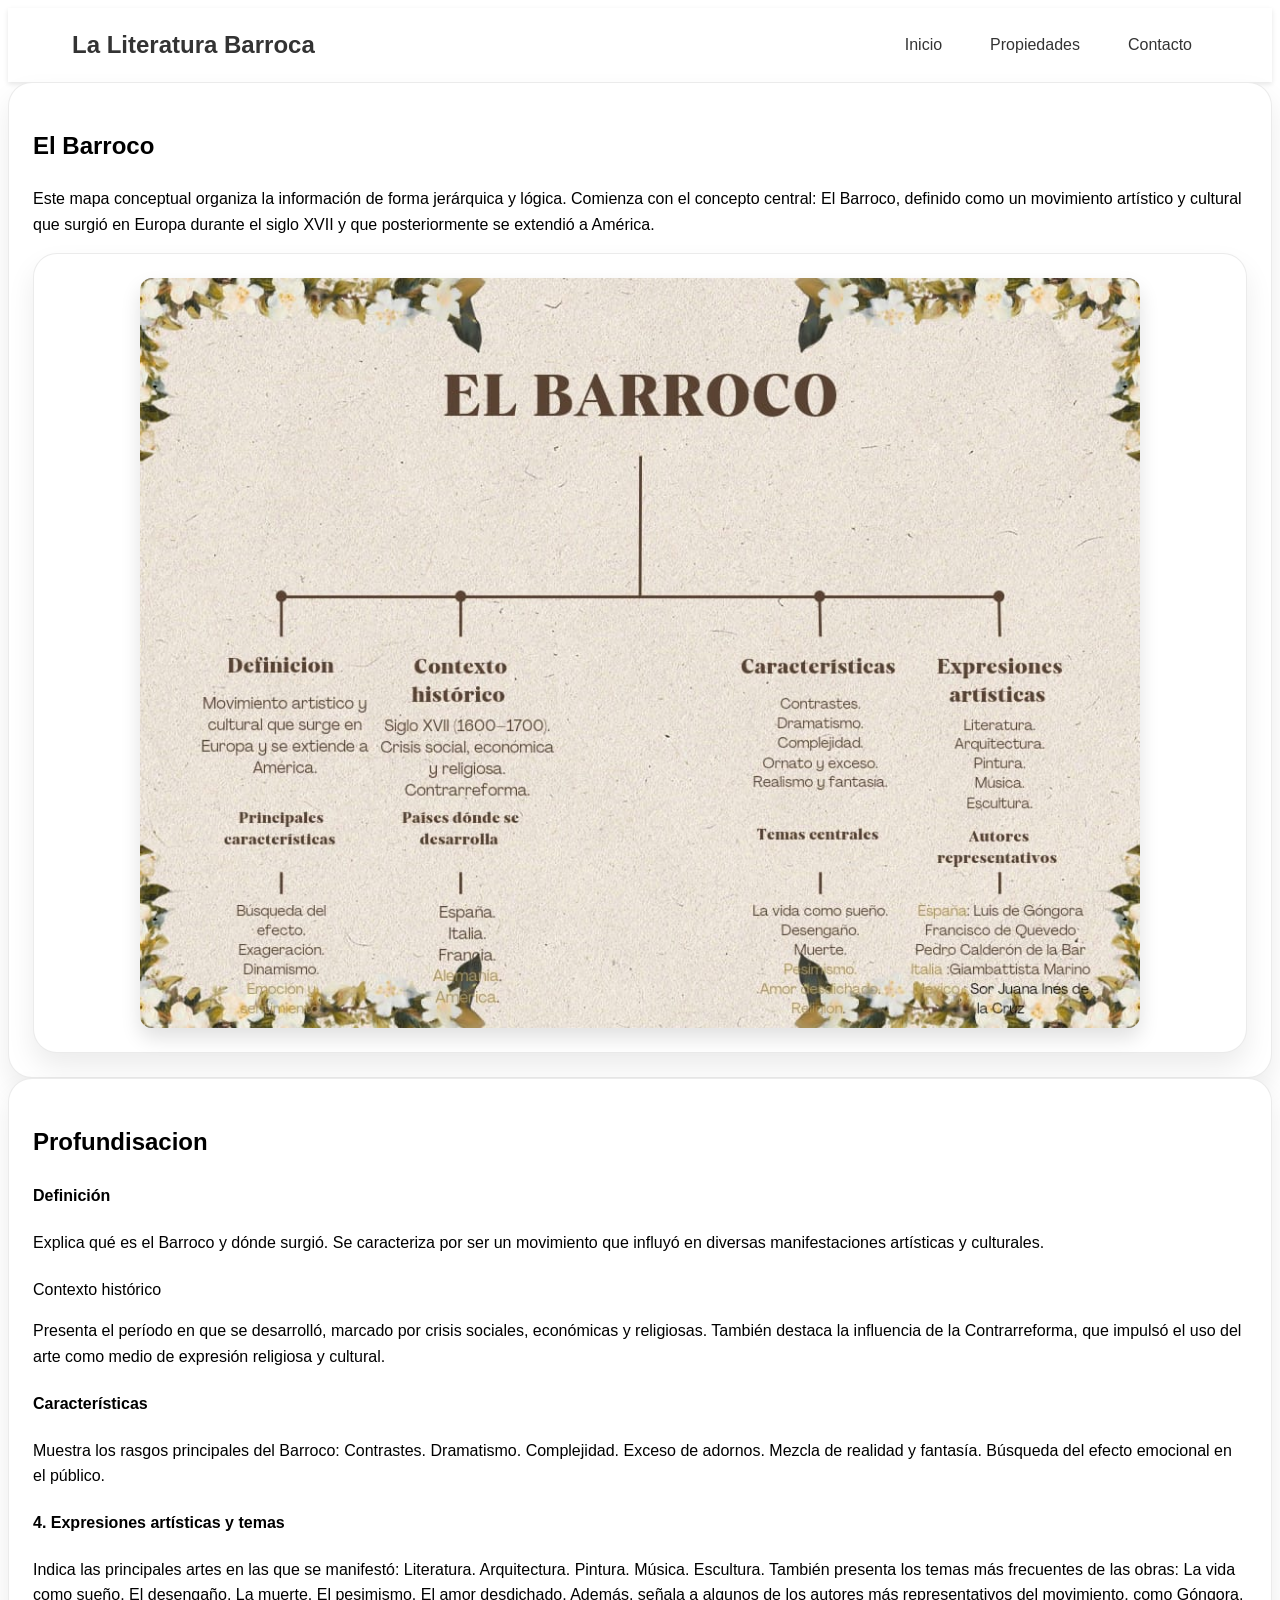
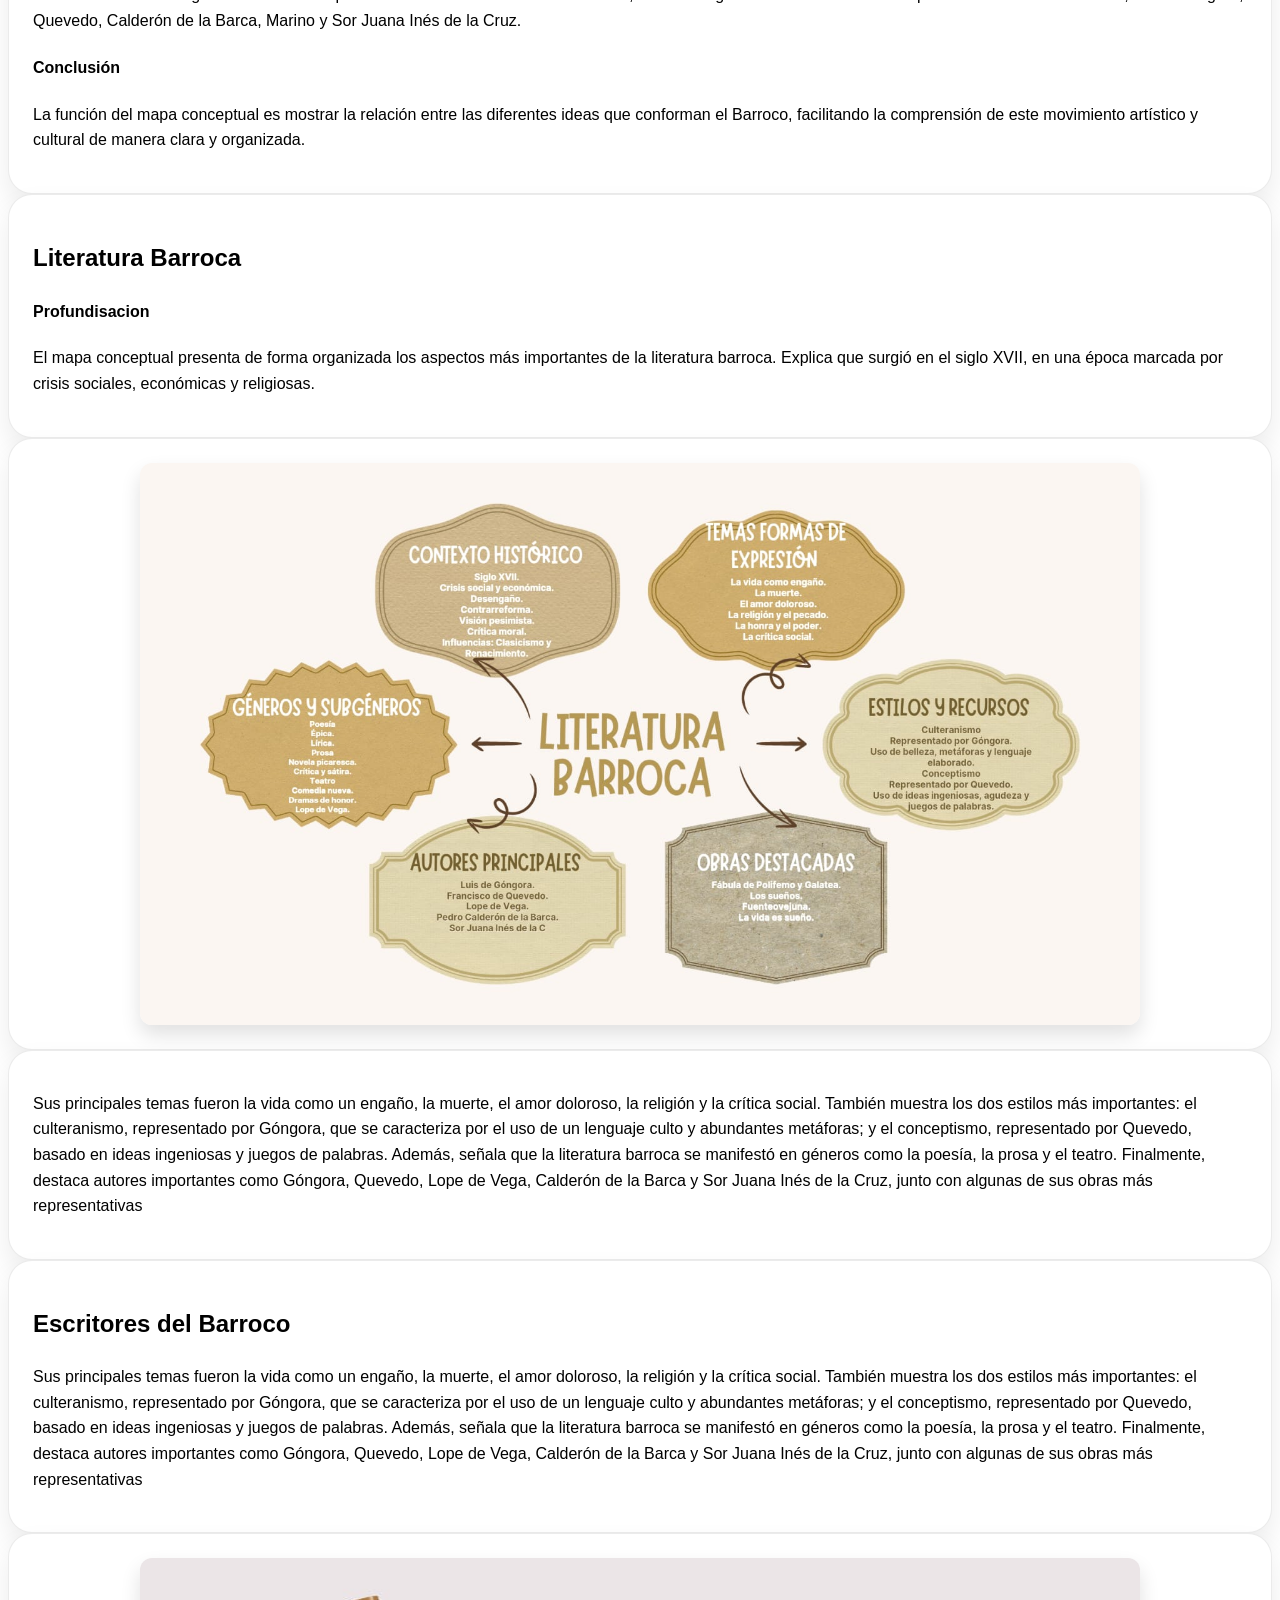
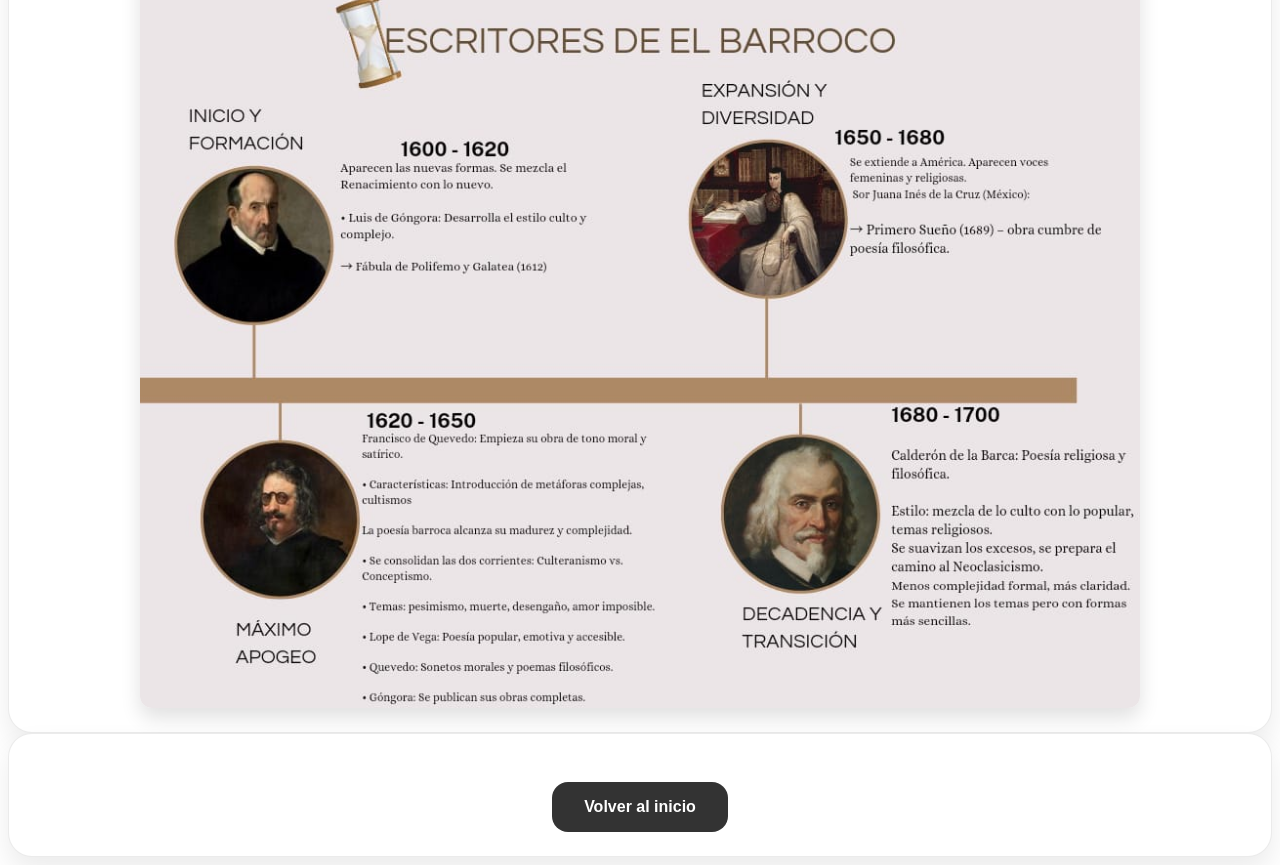
<file: barroco.html>
<!DOCTYPE html>
<html lang="es-ES">
<head>
    <meta charset="UTF-8">
    <meta name="viewport" content="width=device-width, initial-scale=1.0">
    <title>Artículo Barroco</title>
    <link rel="stylesheet" href="styles.css">
    <link href="https://fonts.googleapis.com/css2?family=Montserrat:wght@600;700&family=Playfair+Display:wght@400;700&display=swap" rel="stylesheet">
    <style>
        .detalle-contenido .cta-buton {
            display: block;
            margin: 1.5rem auto 0;
        }
    </style>
</head>
<body>
    <header>
        <nav>
            <div class="logo">La Literatura Barroca</div>
            <button class="nav-toggle" aria-label="Abrir menú" aria-expanded="false">
                <span></span>
                <span></span>
                <span></span>
            </button>
            <ul class="nav-links">
                <li><a href="inicio.html">Inicio</a></li>
                <li><a href="inicio.html#Propiedades">Propiedades</a></li>
                <li><a href="Informaciony contactos.html">Contacto</a></li>
            </ul>
        </nav>
    </header>

<main class="fade-section">
        

    <main class="fade-section">
        <section class="detalle-barroco">
            <div class="detalle-contenido">
                <h1>El Barroco
                </h1>
                <h4></h4>
                <p>Este mapa conceptual organiza la información de forma jerárquica y lógica.
                     Comienza con el concepto central: El Barroco, definido como un movimiento artístico
                      y cultural que surgió en Europa durante el siglo XVII y que posteriormente se extendió a América.</p>
            </div>



            <section class="detalle-barroco">
            <img src="IMGs/Articulo10.jpg" alt="Introducción al barroco">
        </section>

        </section>

        <section class="detalle-barroco reverse">
            

      <div class="detalle-contenido">
                <h1>Profundisacion</h1>
                <h4>Definición</h4>
                <p>Explica qué es el Barroco y dónde surgió. Se caracteriza por ser un movimiento que influyó en diversas manifestaciones artísticas y culturales.</p>
                
                
                <h4></h4>Contexto histórico</h4>
                <p>Presenta el período en que se desarrolló, marcado por crisis sociales, económicas y religiosas. También destaca la influencia de la Contrarreforma, que impulsó el uso del arte como medio de expresión religiosa y cultural.</p>
                
                
                <h4>Características</h4>
                 <p>Muestra los rasgos principales del Barroco:
                  Contrastes.
                  Dramatismo.
                  Complejidad.
                  Exceso de adornos.
                  Mezcla de realidad y fantasía.
                  Búsqueda del efecto emocional en el público.</p>
                

                  <h4>4. Expresiones artísticas y temas</h4>
                  <p>Indica las principales artes en las que se manifestó:
                 Literatura.
                 Arquitectura.
                 Pintura.  
                 Música.
                 Escultura.
                 También presenta los temas más frecuentes de las obras:
                 La vida como sueño.
                 El desengaño.
                 La muerte.
                 El pesimismo.
                 El amor desdichado.
                  Además, señala a algunos de los autores más representativos del movimiento, como Góngora, Quevedo, Calderón de la Barca, Marino y Sor Juana Inés de la Cruz.</p>
                   

                  <h4>Conclusión</h4>
                   <p>La función del mapa conceptual es mostrar la relación entre las diferentes ideas que conforman el Barroco, facilitando la comprensión de este movimiento artístico y cultural de manera clara y organizada.</p> 
                    
            </div>
        </section>


<section class="detalle-barroco reverse">
            <div class="detalle-contenido">
                <h1>Literatura Barroca</h1>
                <h4>Profundisacion</h4>
                <p>El mapa conceptual presenta de forma organizada los aspectos más importantes de la literatura barroca. Explica que surgió en el siglo XVII, en una época marcada por crisis sociales, económicas y religiosas.</p>
                
            </div>
        </section>




        <section class="detalle-barroco">
        
            <div class="detalle-contenido">
                <img src="IMGs/Articulo11.jpg" alt="Legado barroco">
            </div>

        </section>




<section class="detalle-barroco reverse">
            <div class="detalle-contenido">
                <p>Sus principales temas fueron la vida como un engaño, la muerte, el amor doloroso, la religión y la crítica social.
                   También muestra los dos estilos más importantes: el culteranismo, representado por Góngora, que se caracteriza por el uso de un lenguaje culto y abundantes metáforas; y el conceptismo, representado por Quevedo, basado en ideas ingeniosas y juegos de palabras.
                   Además, señala que la literatura barroca se manifestó en géneros como la poesía, la prosa y el teatro. Finalmente, destaca autores importantes como Góngora, Quevedo, Lope de Vega, Calderón de la Barca y Sor Juana Inés de la Cruz, junto con algunas de sus obras más representativas</p>
            </div>
        </section>




<section class="detalle-barroco reverse">
            <div class="detalle-contenido">
                <h1>Escritores del Barroco</h1>
                <h4></h4>
                
            <p>Sus principales temas fueron la vida como un engaño, la muerte, el amor doloroso, la religión y la crítica social.
                   También muestra los dos estilos más importantes: el culteranismo, representado por Góngora, que se caracteriza por el uso de un lenguaje culto y abundantes metáforas; y el conceptismo, representado por Quevedo, basado en ideas ingeniosas y juegos de palabras.
                   Además, señala que la literatura barroca se manifestó en géneros como la poesía, la prosa y el teatro. Finalmente, destaca autores importantes como Góngora, Quevedo, Lope de Vega, Calderón de la Barca y Sor Juana Inés de la Cruz, junto con algunas de sus obras más representativas</p>
          </div>
        </section>


           <section class="detalle-barroco">
            <img src="IMGs/Articulo12.jpg" alt="Introducción al barroco">
        
        </section>



<section class="detalle-barroco reverse">
            <div class="detalle-contenido">
               <button class="cta-buton" onclick="window.location.href='inicio.html'">Volver al inicio</button></div>
        </section>






    </main>

    <script>
        window.addEventListener('load', () => {
            document.body.classList.add('site-loaded');
        });
    </script>
<script>
const navToggle = document.querySelector('.nav-toggle');
const navLinks = document.querySelector('.nav-links');
if (navToggle && navLinks) {
    navToggle.addEventListener('click', () => {
        const expanded = navToggle.getAttribute('aria-expanded') === 'true';
        navToggle.setAttribute('aria-expanded', String(!expanded));
        navLinks.classList.toggle('nav-open');
    });
}
</script>
</body>
</html>
</file>
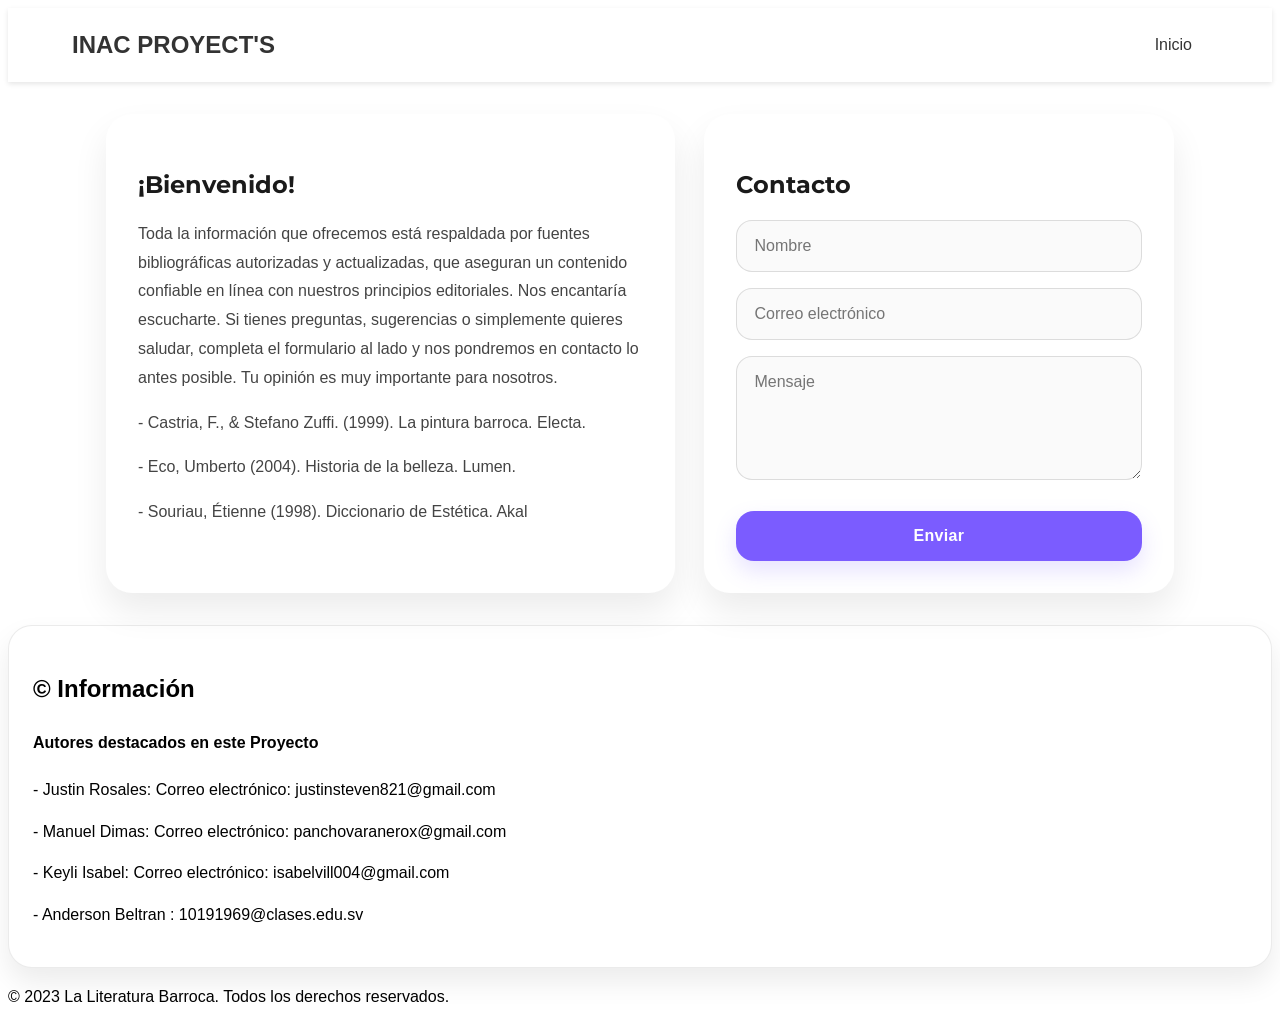
<file: Informaciony contactos.html>
<!DOCTYPE html>
<html lang="es-ES">
<head>
    <meta charset="UTF-8">
    <meta name="viewport" content="width=device-width, initial-scale=1.0">
    <title>Información y Contacto</title>
    <link rel="stylesheet" href="styles.css">
    <link href="https://fonts.googleapis.com/css2?family=Montserrat:wght@600;700&family=Playfair+Display:wght@400;700&display=swap" rel="stylesheet">
    
</head>
<body>
    <header>
        <nav>
            <div class="logo">INAC PROYECT'S</div>
            <button class="nav-toggle" aria-label="Abrir menú" aria-expanded="false">
                <span></span>
                <span></span>
                <span></span>
            </button>
            <ul class="nav-links">
                <li><a href="inicio.html">Inicio</a></li>
            </ul>
        </nav>
    </header>

    <main>
        <div class="contact-wrapper">
            <section class="characters-section">
                <h2>¡Bienvenido!</h2>
                <p> Toda la información que ofrecemos está respaldada por fuentes bibliográficas autorizadas y actualizadas, que aseguran
                     un contenido confiable en línea con nuestros principios editoriales. Nos encantaría escucharte. Si tienes preguntas, 
                     sugerencias o simplemente quieres saludar, completa el formulario al lado y nos pondremos en contacto lo antes posible. 
                     Tu opinión es muy importante para nosotros.</p>
                     <p> - Castria, F., & Stefano Zuffi. (1999). La pintura barroca. Electa.</p>
                     <p> - Eco, Umberto (2004). Historia de la belleza. Lumen.</p>
                     <p> - Souriau, Étienne (1998). Diccionario de Estética. Akal</p>

            
            
            
            </section>
            

            <section class="contact-form-section">
                <div class="contact-card">
                    <h2>Contacto</h2>
                    <form id="contactForm">
                        <input type="text" id="nombre" placeholder="Nombre" required>
                        <input type="email" id="email" placeholder="Correo electrónico" required>
                        <textarea id="mensaje" placeholder="Mensaje" required rows="5"></textarea>
                        <button type="submit">Enviar</button>
                    </form>
                </div>
            </section>
        </div>


        <section class="detalle-barroco reverse">
                       <div class="detalle-contenido">
                <h1>© Información</h1>
                <h4>Autores destacados en este Proyecto</h4>
                <p>- Justin Rosales: Correo electrónico: justinsteven821@gmail.com</p>
                <p>- Manuel Dimas: Correo electrónico: panchovaranerox@gmail.com</p>
                <p>- Keyli Isabel: Correo electrónico: isabelvill004@gmail.com</p>
                <p>- Anderson Beltran : 10191969@clases.edu.sv</p>
                
            </div>
        </section>


        <div class="confirmation-modal" id="confirmationModal">
            <div class="confirmation-content">
                <div class="checkmark">✓</div>
                <h3>¡Enviado!</h3>
                <p>Tu mensaje ha sido recibido exitosamente. Nos pondremos en contacto pronto.</p>
            </div>
        </div>
    </main>
    <main><footer>
        <p>&copy; 2023 La Literatura Barroca. Todos los derechos reservados.</p>
        </footer>
    </main>
    </footer>

    <script>
        // Manejar envío del formulario
        document.getElementById('contactForm').addEventListener('submit', function(e) {
            e.preventDefault();

            const modal = document.getElementById('confirmationModal');
            modal.classList.add('show');

            // Limpiar formulario
            this.reset();

            // Redirigir después de 3 segundos
            setTimeout(() => {
                window.location.href = 'inicio.html';
            }, 3000);
        });

        // Activar animación de carga
        window.addEventListener('load', () => {
            document.body.classList.add('site-loaded');
        });
    </script>
<script>
const navToggle = document.querySelector('.nav-toggle');
const navLinks = document.querySelector('.nav-links');
if (navToggle && navLinks) {
    navToggle.addEventListener('click', () => {
        const expanded = navToggle.getAttribute('aria-expanded') === 'true';
        navToggle.setAttribute('aria-expanded', String(!expanded));
        navLinks.classList.toggle('nav-open');
    });
}
</script>
</body>
</html>
</file>
<file: styles.css>
* {
    margin: revert;
    padding: 0;
    box-sizing: border-box;
    font-family: 'Arial', sans-serif;
    
}
body {
     line-height: 1.6;
     opacity: 0;
     transform: translateY(16px);
     transition: opacity 0.85s ease, transform 0.85s ease;
}

body.site-loaded {
     opacity: 1;
     transform: translateY(0);
}

header {
    box-shadow: 0 2px 5px rgba(0, 0, 0, 0.1);

}

nav {
    display: flex;
    justify-content: space-between;
    align-items: center;
    padding: 1rem 2rem;
    max-width: 1200px;
    margin: 0 auto;
}
.logo {
    font-size: 1.5rem;
    font-weight: bold;
    color: #333;
}
.nav-links {
    display: flex;
    align-items: center;
    gap: 1rem;
    list-style: none;
    margin: 0;
    padding: 0;
}
.nav-links li {
    margin: 0;
}
.nav-links a {
    display: inline-block;
    padding: 0.5rem 1rem;
    border-radius: 12px;
    text-decoration: none;
    color: #333;
    font-weight: 500;
    transition: transform 0.25s ease, background-color 0.3s ease, color 0.3s ease;
}
.nav-links a:hover {
    transform: scale(1.05);
    background-color: rgba(51, 51, 51, 0.08);
    color: #111;
}
.nav-toggle {
    display: none;
    border: none;
    background: transparent;
    cursor: pointer;
    width: 2.4rem;
    height: 2.4rem;
    padding: 0;
    flex-shrink: 0;
}
.nav-toggle span {
    display: block;
    width: 100%;
    height: 3px;
    background: #333;
    border-radius: 999px;
    transition: transform 0.3s ease, opacity 0.3s ease;
    margin: 4px 0;
}
.nav-toggle[aria-expanded="true"] span:nth-child(1) {
    transform: translateY(7px) rotate(45deg);
}
.nav-toggle[aria-expanded="true"] span:nth-child(2) {
    opacity: 0;
}
.nav-toggle[aria-expanded="true"] span:nth-child(3) {
    transform: translateY(-7px) rotate(-45deg);
}
#hero {
    padding-top: 2rem;
    min-height: 100vh;
    position: relative;
    display: flex;
    flex-direction: column;
    justify-content: center;
    align-items: center;
    text-align: center;
    color: #fff;
    padding: 0 1rem;
    overflow: hidden;
}

.hero-bg {
    position: absolute;
    inset: 0;
    background-size: cover;
    background-position: center;
    z-index: 0;
    transition: opacity 0.8s ease;
}

.hero-bg .hero-slide {
    position: absolute;
    inset: 0;
    background-size: cover;
    background-position: left center;
    background-repeat: no-repeat;
    z-index: 0;
    opacity: 0;
    transform: translateX(30px);
    transition: opacity 2.5s cubic-bezier(0.22, 1, 0.36, 1), transform 2.5s cubic-bezier(0.22, 1, 0.36, 1);
}


#hero > .hero-content {
    position: relative;
    z-index: 1;
    opacity: 0;
    transform: translateY(24px);
    animation: heroIntro 2.5s cubic-bezier(0.22, 1, 0.36, 1) forwards;
}

#hero > .hero-content h1,
#hero > .hero-content p,
#hero > .hero-content .cta-buton {
    opacity: 0;
    transform: translateY(12px);
    animation: heroContentFade 2.5s cubic-bezier(0.22, 1, 0.36, 1) forwards;
}

#hero > .hero-content h1 {
    animation-delay: 0.2s;
}

#hero > .hero-content p {
    animation-delay: 0.4s;
}

#hero > .hero-content .cta-buton {
    animation-delay: 0.65s;
}

@keyframes heroIntro {
    0% {
        opacity: 0;
        transform: translateY(40px);
    }
    20% {
        opacity: 0.75;
        transform: translateY(10px);
    }
    100% {
        opacity: 1;
        transform: translateY(0);
    }
}

@keyframes heroContentFade {
    0% {
        opacity: 0;
        transform: translateY(18px);
    }
    60% {
        opacity: 0.6;
        transform: translateY(8px);
    }
    100% {
        opacity: 1;
        transform: translateY(0);
    }
}

#hero h1 {
    font-size: 3rem;
    line-height: 1.1;
    margin-bottom: 1rem;
}

#hero p {
    font-size: 1.1rem;
    margin-bottom: 1.5rem;
}

#Propiedades {
    margin: 2rem auto;
    max-width: 1200px;
    padding: 1.5rem;
    background: rgba(255, 255, 255, 0.95);
    border-radius: 24px;
    box-shadow: 0 14px 30px rgba(0, 0, 0, 0.08);
    transition: transform 0.3s ease, box-shadow 0.3s ease;
    display: grid;
    grid-template-columns: repeat(3, 1fr);
    gap: 1.5rem;
}

#Propiedades:hover {
    transform: translateY(-5px);
    box-shadow: 0 18px 45px rgba(0, 0, 0, 0.12);
}

#Propiedades h2 {
    grid-column: 1 / -1;
}

.propiedades-grid {
    display: flex;
    flex-direction: column;
    background: #fff;
    border-radius: 20px;
    box-shadow: 0 10px 25px rgba(0, 0, 0, 0.08);
    overflow: hidden;
    transition: transform 0.25s ease, box-shadow 0.25s ease, background-color 0.3s ease;
    padding: 1rem;
}

.propiedades-grid:hover {
    transform: scale(1.02);
    box-shadow: 0 18px 40px rgba(0, 0, 0, 0.12);
}

.propiedades-grid img {
    width: 100%;
    display: block;
    border-radius: 16px;
    object-fit: cover;
    margin-bottom: 1rem;
    height: 200px;
}

.propiedades-card {
    display: none;
}

.propiedades-grid h3 {
    font-family: 'Montserrat', sans-serif;
    font-weight: 700;
    font-size: 1.25rem;
    margin: 0 0 0.5rem 0;
    color: #222;
}

button {
    padding: 0.75rem 1.5rem;
    border: none;
    border-radius: 12px;
    font-weight: 600;
    cursor: pointer;
    transition: transform 0.25s ease, background-color 0.3s ease, box-shadow 0.3s ease;
}

.cta-buton {
    background-color: #333;
    color: #fff;
    padding: 1rem 2rem;
    font-size: 1rem;
    border-radius: 16px;
}

.cta-buton:hover {
    background-color: #111;
    transform: scale(1.05);
    box-shadow: 0 8px 20px rgba(0, 0, 0, 0.2);
}

.propiedades-grid button {
    background-color: #007bff;
    color: #fff;
    display: block;
    margin: 1rem auto 0;
    padding: 0.75rem 1.5rem;
    position: relative;
    overflow: hidden;
}

@media (max-width: 768px) {
    nav {
        flex-direction: column;
        align-items: flex-start;
        gap: 0.75rem;
    }

    .nav-toggle {
        display: block;
    }

    .nav-links {
        display: none;
        flex-direction: column;
        width: 100%;
        gap: 0.75rem;
        list-style: none;
        padding: 1rem;
        margin: 0;
        border-radius: 16px;
        background: rgba(255, 255, 255, 0.95);
        box-shadow: 0 14px 30px rgba(0, 0, 0, 0.08);
    }

    .nav-links.nav-open {
        display: flex;
    }

    .nav-links li {
        width: 100%;
    }

    .nav-links a {
        width: 100%;
        padding: 0.75rem 1rem;
    }

    #hero {
        padding-top: 1.5rem;
    }

    #hero h1 {
        font-size: 2.2rem;
    }

    #hero p {
        font-size: 1rem;
    }

    #Propiedades {
        grid-template-columns: 1fr;
        padding: 1rem;
        margin: 1rem;
    }

    .propiedades-grid {
        padding: 0.9rem;
    }

    .propiedades-grid img {
        height: 160px;
        max-height: 180px;
    }
}

.propiedades-grid button:hover {
    background-color: #0056b3;
    transform: scale(1.08);
    box-shadow: 0 6px 15px rgba(0, 123, 255, 0.3);
}

.hero-section {
    position: relative;
    min-height: 60vh;
    display: flex;
    align-items: center;
    justify-content: center;
    padding: 2rem 1rem;
    text-align: center;
    color: #fff;
    background: linear-gradient(180deg, rgba(0,0,0,0.45), rgba(0,0,0,0.45)), url('IMGs/portada.jpg') center/cover no-repeat;
}

.hero-section .hero-content {
    max-width: 900px;
    z-index: 1;
}

.imagenes-grid {
    max-width: 1100px;
    margin: 2rem auto;
    padding: 1.5rem;
    background: rgba(221, 209, 209, 0.95);
    border-radius: 24px;
    box-shadow: 0 14px 30px rgba(0, 0, 0, 0.06);
    transition: transform 0.3s ease, box-shadow 0.3s ease;
}

.imagenes-grid:hover {
    transform: translateY(-4px) scale(1.005);
    box-shadow: 0 22px 40px rgba(0, 0, 0, 0.12);
}

.imagenes-grid h2 {
    margin-bottom: 1rem;
    font-family: 'Montserrat', sans-serif;
    font-size: 1.8rem;
}

.gallery {
    display: grid;
    grid-template-columns: repeat(auto-fit, minmax(240px, 1fr));
    gap: 1rem;
    justify-items: center;
}

.gallery-card {
    overflow: hidden;
    border-radius: 18px;
    box-shadow: 0 12px 30px rgba(0, 0, 0, 0.12);
    transform: translateY(12px);
    opacity: 0;
    transition: transform 0.45s ease, opacity 0.45s ease;
    max-width: 420px;
    width: 100%;
}

body.site-loaded .gallery-card {
    transform: translateY(0);
    opacity: 1;
}

.gallery-card img {
    width: 100%;
    display: block;
    aspect-ratio: 16/10;
    object-fit: cover;
    transition: transform 0.35s ease;
}

.gallery-card:hover img {
    transform: scale(1.04);
}

.detalle-barroco {
    background: #fff;
    border: 1px solid rgba(0, 0, 0, 0.08);
    border-radius: 24px;
    padding: 1.5rem;
    box-shadow: 0 14px 28px rgba(0, 0, 0, 0.08);
    transition: transform 0.3s ease, box-shadow 0.3s ease, border-color 0.3s ease;
}

.detalle-barroco img {
    display: block;
    width: 100%;
    max-width: 1000px;
    border-radius: 12px;
    object-fit: cover;
    box-shadow: 0 10px 20px rgba(0,0,0,0.12);
    margin: 0 auto;
}

.detalle-barroco:hover {
    transform: translateY(-6px) scale(1.01);
    box-shadow: 0 24px 40px rgba(0, 0, 0, 0.14);
    border-color: rgba(0, 0, 0, 0.16);
}

.detail-section {
    display: none;
    position: fixed;
    width: 100%;
    height: 100vh;
    left: 0;
    top: 0;
    margin: 0;
    padding: 3rem 4rem;
    background: #f9f9f9;
    z-index: 9997;
    overflow-y: auto;
    pointer-events: auto;
    transition: none;
}

.detail-section.active {
    display: block;
    animation: slideIn 0.6s cubic-bezier(0.22, 1, 0.36, 1);
}

@keyframes slideIn {
    0% {
        opacity: 0;
        transform: translateY(40px);
    }
    100% {
        opacity: 1;
        transform: translateY(0);
    }
}

.detail-section h2 {
    margin-bottom: 1.5rem;
    font-family: 'Playfair Display', serif;
    font-size: 2.5rem;
    color: #1a1a1a;
}

.detail-section p {
    line-height: 1.9;
}

/* Contact page styling */
.contact-wrapper {
    max-width: 1100px;
    margin: 2rem auto;
    padding: 0 1rem;
    display: grid;
    grid-template-columns: 1.15fr 0.95fr;
    gap: 1.8rem;
}

@media (max-width: 900px) {
    .contact-wrapper {
        grid-template-columns: 1fr;
    }
}

.characters-section,
.contact-card {
    background: #ffffff;
    border-radius: 26px;
    padding: 2rem;
    box-shadow: 0 18px 35px rgba(0, 0, 0, 0.08);
    transition: transform 0.35s ease, box-shadow 0.35s ease, border-color 0.35s ease;
    opacity: 0;
    transform: translateY(24px);
}

body.site-loaded .characters-section,
body.site-loaded .contact-card {
    opacity: 1;
    transform: translateY(0);
}

.characters-section:hover,
.contact-card:hover {
    transform: translateY(-6px);
    box-shadow: 0 26px 50px rgba(0, 0, 0, 0.12);
}

.characters-section h2,
.contact-card h2 {
    margin-bottom: 1rem;
    font-family: 'Montserrat', sans-serif;
    color: #1a1a1a;
}

.characters-section p {
    line-height: 1.8;
    color: #444;
}

.contact-card form input,
.contact-card form textarea {
    width: 100%;
    padding: 1rem 1.1rem;
    margin-bottom: 1rem;
    border: 1px solid rgba(0, 0, 0, 0.12);
    border-radius: 16px;
    background: #fafafa;
    transition: border-color 0.3s ease, box-shadow 0.3s ease, background-color 0.3s ease;
    font-size: 1rem;
    color: #222;
}

.contact-card form input:focus,
.contact-card form textarea:focus {
    outline: none;
    border-color: #7b5cff;
    box-shadow: 0 0 0 4px rgba(123, 92, 255, 0.1);
    background: #fff;
}

.contact-card form button {
    width: 100%;
    margin-top: 0.5rem;
    background: #7b5cff;
    color: #ffffff;
    border-radius: 18px;
    padding: 1rem 1.2rem;
    font-size: 1rem;
    letter-spacing: 0.02em;
    border: none;
    cursor: pointer;
    box-shadow: 0 10px 22px rgba(123, 92, 255, 0.18);
}

.contact-card form button:hover {
    transform: scale(1.02);
    background: #5f47d1;
}

.confirmation-modal {
    position: fixed;
    inset: 0;
    display: grid;
    place-items: center;
    background: rgba(0, 0, 0, 0.32);
    opacity: 0;
    pointer-events: none;
    transition: opacity 0.35s ease;
    z-index: 999;
}

.confirmation-modal.show {
    opacity: 1;
    pointer-events: all;
}

.confirmation-content {
    background: #ffffff;
    border-radius: 28px;
    padding: 2rem 2.5rem;
    width: min(92%, 420px);
    text-align: center;
    box-shadow: 0 24px 60px rgba(0, 0, 0, 0.16);
    transform: translateY(18px) scale(0.96);
    opacity: 0;
    transition: transform 0.35s ease, opacity 0.35s ease;
}

.confirmation-modal.show .confirmation-content {
    transform: translateY(0) scale(1);
    opacity: 1;
}

.confirmation-content .checkmark {
    width: 72px;
    height: 72px;
    margin: 0 auto 1rem;
    display: grid;
    place-items: center;
    border-radius: 50%;
    background: #7b5cff;
    color: #ffffff;
    font-size: 2rem;
    box-shadow: 0 18px 35px rgba(123, 92, 255, 0.18);
}

.confirmation-content h3 {
    margin-bottom: 0.75rem;
    font-size: 1.8rem;
}

.confirmation-content p {
    line-height: 1.7;
    color: #555;


    color: #444;
    margin-bottom: 1.5rem;
    font-size: 1.05rem;
}

.back-btn {
    display: inline-block;
    position: sticky;
    top: 1rem;
    margin-bottom: 2rem;
    padding: 0.6rem 1.2rem;
    background-color: #6c757d;
    color: #fff;
    text-decoration: none;
    border-radius: 8px;
    font-weight: 600;
    transition: background-color 0.3s ease, transform 0.2s ease;
    z-index: 100;
}

.back-btn:hover {
    background-color: #5a6268;
    transform: translateX(-4px);
}
</file>
<file: style.css>
html,
body {
  height: 100%;
  width: 100%;
  overflow: hidden;
}

html {
  box-sizing: border-box;
}

*,
*:before,
*:after {
  box-sizing: inherit;
}

body {
  position: relative;
  background: #f0f0f0;
  padding: 0;
  margin: 0;
}

.container {
  position: relative;
  top: 50%;
  left: 50%;
  -webkit-transform: translate(-50%, -50%);
          transform: translate(-50%, -50%);
  display: -webkit-box;
  display: flex;
  -webkit-box-align: center;
          align-items: center;
  -webkit-box-pack: center;
          justify-content: center;
  width: 600px;
  height: 420px;
}

* {
  position: absolute;
}
* *:before,
* *:after {
  content: "";
  position: absolute;
}

.box {
  background-color: #d1585d;
  width: 50%;
  height: 45%;
  left: 25%;
  bottom: 0;
  border-radius: 20px;
  -webkit-transform-origin: center bottom;
          transform-origin: center bottom;
  -webkit-animation: bigBox 8s linear infinite;
          animation: bigBox 8s linear infinite;
}
.box:before {
  background-color: #f79568;
  width: 70%;
  height: 100%;
  bottom: 0;
  border-radius: 20px;
}
.box:after {
  background-color: #ffbd31;
  height: 100%;
  width: 11%;
  right: 10%;
}
.box .sign {
  width: 36px;
  height: 36px;
  border-radius: 6px;
  border: 3px solid #d1585d;
  left: 150px;
  top: 10%;
}
.box .sign:after {
  width: 3px;
  height: 20px;
  left: 13px;
  top: 6px;
  background-color: #d1585d;
}
.box .sign:before {
  width: 9px;
  height: 9px;
  left: 10px;
  top: 6px;
  border: 3px solid #d1585d;
  border-left: 0;
  border-bottom: 0;
  -webkit-transform: rotate(-45deg);
          transform: rotate(-45deg);
}

.dog {
  bottom: 45%;
  height: 45%;
  width: 45%;
  -webkit-animation: dog-bounce 8s linear infinite;
          animation: dog-bounce 8s linear infinite;
  -webkit-transform-origin: center bottom;
          transform-origin: center bottom;
}

.dog-group {
  width: 100%;
  height: 100%;
  top: 0;
  left: 0;
  -webkit-animation: dog-jump 8s linear infinite;
          animation: dog-jump 8s linear infinite;
  -webkit-transform-origin: center bottom;
          transform-origin: center bottom;
}

.body-group {
  z-index: 2;
  width: 52%;
  height: 38%;
  bottom: 0;
  left: 25%;
}
.body-group .dog-box {
  width: 100%;
  height: 100%;
  border-radius: 0px 7px 7px;
  overflow: hidden;
  z-index: 3;
  background: #f79568;
  background: -webkit-gradient(linear, left top, right top, from(#f79568), color-stop(67%, #f79568), color-stop(67%, #d1585d), to(#d1585d));
  background: linear-gradient(90deg, #f79568 0%, #f79568 67%, #d1585d 67%, #d1585d 100%);
}
.body-group .dog-box .dog-box-sign {
  width: 30px;
  height: 30px;
  border-radius: 6px;
  border: 3px solid #d1585d;
  left: 35%;
  top: 15%;
}
.body-group .dog-box .dog-box-sign:after {
  width: 70%;
  height: 3px;
  border-radius: 10px;
  background-color: #d1585d;
  left: 15%;
  top: 5px;
  box-shadow: 0px 6px #d1585d;
}
.body-group .dog-box .dog-box-sign:before {
  width: 45%;
  height: 3px;
  border-radius: 10px;
  background-color: #d1585d;
  left: 39%;
  top: 17px;
}
.body-group .dog-box .bottom-shadow {
  width: 100%;
  height: 20px;
  background-color: #a53942;
  bottom: -13px;
  -webkit-transform: rotate(-2deg);
          transform: rotate(-2deg);
  -webkit-animation: shadows 8s linear infinite;
          animation: shadows 8s linear infinite;
}
.body-group .dog-box .top-left-shadow {
  height: 40px;
  width: 60px;
  background-color: #a53942;
  -webkit-transform: rotate(-15deg);
          transform: rotate(-15deg);
  top: -32px;
  left: -10px;
  -webkit-animation: shadows 8s linear infinite;
          animation: shadows 8s linear infinite;
}
.body-group .dog-shape {
  border-radius: 50%;
  background-color: #39cede;
  width: 50px;
  height: 50px;
  right: 18%;
  top: -40%;
  z-index: 2;
  box-shadow: 6px 10px 0 #a53942;
  -webkit-animation: blue-shape 8s linear infinite;
          animation: blue-shape 8s linear infinite;
  -webkit-transform-origin: center bottom;
          transform-origin: center bottom;
}
.body-group .tail-group {
  right: 0px;
  top: -65%;
  height: 70px;
  width: 24px;
  z-index: 1;
  -webkit-transform: rotate(25deg);
          transform: rotate(25deg);
  -webkit-animation: tailGroup 8s linear infinite;
          animation: tailGroup 8s linear infinite;
  -webkit-transform-origin: center;
          transform-origin: center;
}
.body-group .tail-group .tail {
  bottom: 0;
  background-color: #ff4a50;
  height: 22px;
  width: 22px;
  border-radius: 0 0 20px 20px;
  z-index: 1;
  -webkit-animation: tail 8s linear infinite;
          animation: tail 8s linear infinite;
  -webkit-transform-origin: center center;
          transform-origin: center center;
}
.body-group .tail-group .tail .tail {
  bottom: 40%;
}
.body-group .tail-group .tail.last {
  border-radius: 20px;
}

.head-group {
  bottom: 38%;
  width: 45%;
  height: 38%;
  left: 10%;
  -webkit-animation: dog-head 8s linear infinite;
          animation: dog-head 8s linear infinite;
  -webkit-transform-origin: center bottom;
          transform-origin: center bottom;
}
.head-group .head {
  width: 100%;
  height: 100%;
  border-radius: 0 0  3px 3px;
  overflow: hidden;
  background: #f79568;
  background: -webkit-gradient(linear, left top, right top, from(#f79568), color-stop(67%, #f79568), color-stop(67%, #d1585d), to(#d1585d));
  background: linear-gradient(90deg, #f79568 0%, #f79568 67%, #d1585d 67%, #d1585d 100%);
}
.head-group .head:after {
  background-color: #a53942;
  width: 50px;
  height: 50px;
  border-radius: 50%;
  right: -25px;
  bottom: -25px;
}
.head-group .ear {
  height: 30px;
  width: 50%;
  bottom: 100%;
  -webkit-transform: perspective(3000px);
          transform: perspective(3000px);
}
.head-group .ear.right {
  right: -20px;
}
.head-group .ear .ear-container {
  width: 95%;
  height: 100%;
  left: -9px;
  -webkit-transform-style: preserve-3d;
          transform-style: preserve-3d;
  -webkit-transform-origin: center bottom;
          transform-origin: center bottom;
  -webkit-transform: rotateY(45deg);
          transform: rotateY(45deg);
}
.head-group .ear .ear-left, .head-group .ear .ear-right {
  background-color: #cb444a;
  height: 100%;
  width: 100%;
  -webkit-transform-style: preserve-3d;
          transform-style: preserve-3d;
  border-radius: 4px 4px 0 0;
  -webkit-transform-origin: center bottom;
          transform-origin: center bottom;
}
.head-group .ear .ear-left {
  -webkit-transform: rotateX(50deg);
          transform: rotateX(50deg);
  -webkit-animation: earLeft 8s linear infinite;
          animation: earLeft 8s linear infinite;
}
.head-group .ear .ear-right {
  -webkit-transform: rotateX(-50deg);
          transform: rotateX(-50deg);
  -webkit-animation: earRight 8s linear infinite;
          animation: earRight 8s linear infinite;
}
.head-group .face {
  width: 67%;
  height: 100%;
}
.head-group .face .muzzle {
  width: 34px;
  height: 34px;
  border-radius: 50%;
  background-color: #d1585d;
  left: 29%;
  bottom: 8%;
  z-index: 2;
}
.head-group .face .eyes {
  width: 100%;
  height: 50%;
  top: 17%;
  z-index: 1;
}
.head-group .face .eyes .eye-left, .head-group .face .eyes .eye-right {
  width: 32px;
  height: 32px;
  border-radius: 50%;
  background-color: #fff;
  bottom: 0;
  -webkit-transform-origin: center top;
          transform-origin: center top;
  -webkit-animation: eyeWink 8s linear infinite;
          animation: eyeWink 8s linear infinite;
}
.head-group .face .eyes .eye-left .pupil, .head-group .face .eyes .eye-right .pupil {
  background-color: #421163;
  border-radius: 50%;
  width: 76%;
  height: 76%;
  top: 12%;
  left: 14%;
  -webkit-animation: eyeMove 8s linear infinite;
          animation: eyeMove 8s linear infinite;
}
.head-group .face .eyes .eye-left .pupil:after, .head-group .face .eyes .eye-right .pupil:after {
  background-color: #fff;
  border-radius: 50%;
  width: 10px;
  height: 10px;
  top: 3px;
  left: -1px;
  -webkit-transform-origin: center bottom;
          transform-origin: center bottom;
  -webkit-animation: eyeWink2 8s linear infinite;
          animation: eyeWink2 8s linear infinite;
}
.head-group .face .eyes .eye-left {
  left: 4px;
}
.head-group .face .eyes .eye-right {
  right: 4px;
}
.head-group .face .nose {
  background-color: #421163;
  width: 12px;
  height: 8px;
  left: 9px;
  top: 6px;
  border-radius: 40%;
  -webkit-animation: nose 8s linear infinite;
          animation: nose 8s linear infinite;
}
.head-group .face .nose:after {
  width: 4px;
  height: 6px;
  background-color: #421163;
  left: 4px;
  top: 8px;
}
.head-group .face .mouth-close {
  width: 100%;
  height: 8px;
  top: 12px;
  -webkit-animation: mouthClose 8s linear infinite;
          animation: mouthClose 8s linear infinite;
}
.head-group .face .mouth-close:after, .head-group .face .mouth-close:before {
  width: 12px;
  height: 8px;
  border: 3px solid #421163;
  border-radius: 0 0 8px 8px;
  border-top: 0;
  top: 4px;
  left: 4px;
}
.head-group .face .mouth-close:before {
  left: 14px;
}
.head-group .face .mouth-barks {
  background-color: #421163;
  width: 20px;
  height: 20px;
  bottom: 2px;
  left: 6px;
  border-radius: 50%;
  overflow: hidden;
  opacity: 0;
  -webkit-animation: mouthBarks 8s linear infinite;
          animation: mouthBarks 8s linear infinite;
}
.head-group .face .mouth-barks:after {
  width: 80%;
  height: 80%;
  background-color: #ff4a50;
  left: 40%;
  top: 40%;
  border-radius: 50%;
}
.head-group .face .mouth-open {
  opacity: 0;
  background-color: #421163;
  width: 24px;
  height: 12px;
  bottom: 3px;
  left: 4px;
  border-radius: 0px 0px 22px 22px;
  -webkit-animation: mouthOpen 8s linear infinite;
          animation: mouthOpen 8s linear infinite;
}
.head-group .face .mouth-open .teeth {
  width: 0;
  height: 0;
  left: 3px;
  top: 0px;
  border-left: 3px solid transparent;
  border-right: 3px solid transparent;
  border-top: 5px solid #fff;
}
.head-group .face .mouth-open .teeth:after {
  width: 0;
  height: 0;
  left: 9px;
  top: -5px;
  border-left: 3px solid transparent;
  border-right: 3px solid transparent;
  border-top: 5px solid #fff;
}
.head-group .face .mouth-open .tongue-open {
  background-color: #ff4a50;
  width: 12px;
  height: 9px;
  left: 6px;
  top: 3px;
  border-radius: 40%;
  -webkit-animation: tongue 8s linear infinite;
          animation: tongue 8s linear infinite;
  -webkit-transform-origin: center top;
          transform-origin: center top;
}

.tongue-open {
  z-index: 99;
  background-color: #ff4a50;
  width: 12px;
  height: 9px;
  left: 61px;
  top: 100px;
  border-radius: 40%;
  -webkit-animation: tongue 8s linear infinite;
          animation: tongue 8s linear infinite;
  -webkit-transform-origin: center top;
          transform-origin: center top;
}

.plant-group {
  width: 32%;
  height: 45%;
  bottom: 0;
  right: 0;
}
.plant-group:before {
  background-color: #a53942;
  left: 13%;
  bottom: 30%;
  height: 60px;
  width: 16px;
}
.plant-group .pot {
  background-color: #a53942;
  left: 0%;
  bottom: 0;
  height: 60px;
  width: 60px;
  z-index: 2;
}
.plant-group .pot:after {
  background-color: #ff4a50;
  left: 0;
  bottom: 0;
  height: 100%;
  width: 200%;
  border-radius: 0 0 120px 120px;
}
.plant-group .plant {
  bottom: 60px;
  left: 0%;
  height: 50px;
  width: 120px;
}
.plant-group .plant .stem {
  width: 8px;
  height: 110%;
  background-color: #421163;
  left: 56px;
  top: -4px;
}
.plant-group .plant .leaf {
  background-color: #421163;
  width: 6px;
  height: 16px;
  left: -6px;
  border-radius: 50px;
}
.plant-group .plant .leaf:after {
  background-color: #39cede;
  width: 20px;
  height: 38px;
  border-radius: 50%;
  left: -7px;
  bottom: 70%;
}
.plant-group .plant .leaf:nth-of-type(1),
.plant-group .plant .leaf:nth-of-type(2) {
  -webkit-transform: rotate(-45deg);
          transform: rotate(-45deg);
}
.plant-group .plant .leaf:nth-of-type(4),
.plant-group .plant .leaf:nth-of-type(5) {
  -webkit-transform: rotate(45deg);
          transform: rotate(45deg);
  left: 8px;
}
.plant-group .plant .leaf:nth-of-type(1),
.plant-group .plant .leaf:nth-of-type(5) {
  bottom: -3px;
}
.plant-group .plant .leaf:nth-of-type(3) {
  top: -2px;
  left: 1px;
}
.plant-group .plant .leaf:nth-of-type(2),
.plant-group .plant .leaf:nth-of-type(4) {
  bottom: 25px;
}

.shapes {
  width: 50%;
  height: 45%;
  bottom: 0;
  left: 0;
}
.shapes:before {
  background-color: #a53942;
  width: 52%;
  height: 50%;
  bottom: 0;
  right: -1px;
  border-radius: 0 30px 0 0;
  -webkit-transform: skewX(5deg);
          transform: skewX(5deg);
}
.shapes .red-shape {
  background-color: #ff4a50;
  right: 0;
  bottom: 0;
  height: 120px;
  width: 120px;
  border-radius: 100%;
}
.shapes .blue-shape {
  left: 24%;
  bottom: 0;
  width: 120px;
  height: 50px;
  background-color: #39cede;
  border-radius: 50px;
}
.shapes .yellow-shape {
  left: 35%;
  bottom: 77px;
  width: 120px;
  height: 40px;
  background-color: #ffbd31;
  border-radius: 50px;
  -webkit-transform: rotate(-45deg);
          transform: rotate(-45deg);
}

@-webkit-keyframes bigBox {
  6.3%, 11.6%, 14.4%, 16%, 48%, 52.4%, 55.6%, 57.2%, 62.4%, 67.2%, 70.8%, 72.4% {
    -webkit-transform: scaleX(1) scaleY(1);
            transform: scaleX(1) scaleY(1);
  }
  8.8%, 50.4%, 65.6% {
    -webkit-transform: scaleX(1.02) scaleY(0.98);
            transform: scaleX(1.02) scaleY(0.98);
  }
  14.8%, 56%, 71.2% {
    -webkit-transform: scaleX(1.05) scaleY(0.95);
            transform: scaleX(1.05) scaleY(0.95);
  }
}

@keyframes bigBox {
  6.3%, 11.6%, 14.4%, 16%, 48%, 52.4%, 55.6%, 57.2%, 62.4%, 67.2%, 70.8%, 72.4% {
    -webkit-transform: scaleX(1) scaleY(1);
            transform: scaleX(1) scaleY(1);
  }
  8.8%, 50.4%, 65.6% {
    -webkit-transform: scaleX(1.02) scaleY(0.98);
            transform: scaleX(1.02) scaleY(0.98);
  }
  14.8%, 56%, 71.2% {
    -webkit-transform: scaleX(1.05) scaleY(0.95);
            transform: scaleX(1.05) scaleY(0.95);
  }
}
@-webkit-keyframes dog-bounce {
  6.3%, 11.2%, 14.4%, 16%, 48%, 52.4%, 55.6%, 57.2%, 62.8%, 67.2%, 70.8%, 72.4% {
    -webkit-transform: scaleX(1) scaleY(1);
            transform: scaleX(1) scaleY(1);
  }
  8.8%, 50.4%, 65.6% {
    -webkit-transform: scaleX(1.15) scaleY(0.85) translateY(5px);
            transform: scaleX(1.15) scaleY(0.85) translateY(5px);
  }
  14.8%, 56% , 71.2% {
    -webkit-transform: scaleX(1.1) scaleY(0.9) translateY(10px);
            transform: scaleX(1.1) scaleY(0.9) translateY(10px);
  }
  16.4%, 72.8% {
    -webkit-transform: scaleX(0.95) scaleY(1.05);
            transform: scaleX(0.95) scaleY(1.05);
  }
  18.4%, 22%, 26%, 30%, 34%, 74.4%, 78.4%, 82.4%, 86.4%, 90.4% {
    -webkit-transform: scaleX(1.04) scaleY(0.96);
            transform: scaleX(1.04) scaleY(0.96);
  }
  20%, 24%, 28%, 32%, 36%, 40%, 76.4%, 80.4%, 84.4%, 88.4%, 92.4%, 96.4% {
    -webkit-transform: scaleX(1) scaleY(1);
            transform: scaleX(1) scaleY(1);
  }
  38%, 94.4% {
    -webkit-transform: scaleX(1.08) scaleY(0.92);
            transform: scaleX(1.08) scaleY(0.92);
  }
}
@keyframes dog-bounce {
  6.3%, 11.2%, 14.4%, 16%, 48%, 52.4%, 55.6%, 57.2%, 62.8%, 67.2%, 70.8%, 72.4% {
    -webkit-transform: scaleX(1) scaleY(1);
            transform: scaleX(1) scaleY(1);
  }
  8.8%, 50.4%, 65.6% {
    -webkit-transform: scaleX(1.15) scaleY(0.85) translateY(5px);
            transform: scaleX(1.15) scaleY(0.85) translateY(5px);
  }
  14.8%, 56% , 71.2% {
    -webkit-transform: scaleX(1.1) scaleY(0.9) translateY(10px);
            transform: scaleX(1.1) scaleY(0.9) translateY(10px);
  }
  16.4%, 72.8% {
    -webkit-transform: scaleX(0.95) scaleY(1.05);
            transform: scaleX(0.95) scaleY(1.05);
  }
  18.4%, 22%, 26%, 30%, 34%, 74.4%, 78.4%, 82.4%, 86.4%, 90.4% {
    -webkit-transform: scaleX(1.04) scaleY(0.96);
            transform: scaleX(1.04) scaleY(0.96);
  }
  20%, 24%, 28%, 32%, 36%, 40%, 76.4%, 80.4%, 84.4%, 88.4%, 92.4%, 96.4% {
    -webkit-transform: scaleX(1) scaleY(1);
            transform: scaleX(1) scaleY(1);
  }
  38%, 94.4% {
    -webkit-transform: scaleX(1.08) scaleY(0.92);
            transform: scaleX(1.08) scaleY(0.92);
  }
}
@-webkit-keyframes dog-jump {
  10.4%, 71.2% {
    -webkit-transform: translateX(0px) translateY(0px);
            transform: translateX(0px) translateY(0px);
  }
  10.8%, 70.4% {
    -webkit-transform: translateY(-15px);
            transform: translateY(-15px);
  }
  11.2%, 69.6% {
    -webkit-transform: translateX(-4px) translateY(-22px);
            transform: translateX(-4px) translateY(-22px);
  }
  11.6%, 69.2% {
    -webkit-transform: translateX(-8px) translateY(-28px);
            transform: translateX(-8px) translateY(-28px);
  }
  12%, 68.8% {
    -webkit-transform: translateX(-12px) translateY(-30px);
            transform: translateX(-12px) translateY(-30px);
  }
  12.4%, 68.4% {
    -webkit-transform: translateX(-16px) translateY(-28px);
            transform: translateX(-16px) translateY(-28px);
  }
  12.8%, 68% {
    -webkit-transform: translateX(-20px) translateY(-25px);
            transform: translateX(-20px) translateY(-25px);
  }
  13.2%, 67.6% {
    -webkit-transform: translateX(-24px) translateY(-20px);
            transform: translateX(-24px) translateY(-20px);
  }
  13.6%, 67.2% {
    -webkit-transform: translateX(-28px) translateY(-10px);
            transform: translateX(-28px) translateY(-10px);
  }
  14.8%, 51.6%, 55.2%, 66.8% {
    -webkit-transform: translateX(-32px) translateY(0px);
            transform: translateX(-32px) translateY(0px);
  }
  52%, 53.6% {
    -webkit-transform: translateX(-32px) translateY(-10px);
            transform: translateX(-32px) translateY(-10px);
  }
}
@keyframes dog-jump {
  10.4%, 71.2% {
    -webkit-transform: translateX(0px) translateY(0px);
            transform: translateX(0px) translateY(0px);
  }
  10.8%, 70.4% {
    -webkit-transform: translateY(-15px);
            transform: translateY(-15px);
  }
  11.2%, 69.6% {
    -webkit-transform: translateX(-4px) translateY(-22px);
            transform: translateX(-4px) translateY(-22px);
  }
  11.6%, 69.2% {
    -webkit-transform: translateX(-8px) translateY(-28px);
            transform: translateX(-8px) translateY(-28px);
  }
  12%, 68.8% {
    -webkit-transform: translateX(-12px) translateY(-30px);
            transform: translateX(-12px) translateY(-30px);
  }
  12.4%, 68.4% {
    -webkit-transform: translateX(-16px) translateY(-28px);
            transform: translateX(-16px) translateY(-28px);
  }
  12.8%, 68% {
    -webkit-transform: translateX(-20px) translateY(-25px);
            transform: translateX(-20px) translateY(-25px);
  }
  13.2%, 67.6% {
    -webkit-transform: translateX(-24px) translateY(-20px);
            transform: translateX(-24px) translateY(-20px);
  }
  13.6%, 67.2% {
    -webkit-transform: translateX(-28px) translateY(-10px);
            transform: translateX(-28px) translateY(-10px);
  }
  14.8%, 51.6%, 55.2%, 66.8% {
    -webkit-transform: translateX(-32px) translateY(0px);
            transform: translateX(-32px) translateY(0px);
  }
  52%, 53.6% {
    -webkit-transform: translateX(-32px) translateY(-10px);
            transform: translateX(-32px) translateY(-10px);
  }
}
@-webkit-keyframes dog-head {
  10.4%, 51.2%, 71.2% {
    -webkit-transform: translateX(0px) translateY(0px);
            transform: translateX(0px) translateY(0px);
  }
  11.6%, 13.6%, 70.4% {
    -webkit-transform: translateY(-15px);
            transform: translateY(-15px);
  }
  14.8%, 55.6%, 66.8% {
    -webkit-transform: translateY(0px);
            transform: translateY(0px);
  }
  53.2%, 54.4% {
    -webkit-transform: translateY(-15px);
            transform: translateY(-15px);
  }
}
@keyframes dog-head {
  10.4%, 51.2%, 71.2% {
    -webkit-transform: translateX(0px) translateY(0px);
            transform: translateX(0px) translateY(0px);
  }
  11.6%, 13.6%, 70.4% {
    -webkit-transform: translateY(-15px);
            transform: translateY(-15px);
  }
  14.8%, 55.6%, 66.8% {
    -webkit-transform: translateY(0px);
            transform: translateY(0px);
  }
  53.2%, 54.4% {
    -webkit-transform: translateY(-15px);
            transform: translateY(-15px);
  }
}
@-webkit-keyframes blue-shape {
  10.4%, 51.2%, 71.2% {
    -webkit-transform: translateX(0px) translateY(0px);
            transform: translateX(0px) translateY(0px);
  }
  11.6%, 13.6%, 70.4% {
    -webkit-transform: translateY(-15px);
            transform: translateY(-15px);
  }
  14.8%, 55.6%, 66.8% {
    -webkit-transform: translateY(0px);
            transform: translateY(0px);
  }
  53.2%, 54.4% {
    -webkit-transform: translateY(-15px);
            transform: translateY(-15px);
  }
}
@keyframes blue-shape {
  10.4%, 51.2%, 71.2% {
    -webkit-transform: translateX(0px) translateY(0px);
            transform: translateX(0px) translateY(0px);
  }
  11.6%, 13.6%, 70.4% {
    -webkit-transform: translateY(-15px);
            transform: translateY(-15px);
  }
  14.8%, 55.6%, 66.8% {
    -webkit-transform: translateY(0px);
            transform: translateY(0px);
  }
  53.2%, 54.4% {
    -webkit-transform: translateY(-15px);
            transform: translateY(-15px);
  }
}
@-webkit-keyframes eyeMove {
  0%, 10.4%, 14%, 18.4%, 25.2%, 30.4%, 37.6%, 51.2%, 57.2%, 66.8%, 71.2%, 74.8%, 81.6%, 86.8%, 96% {
    -webkit-transform: translate(0px, 0px) rotate(0deg) scale(1);
            transform: translate(0px, 0px) rotate(0deg) scale(1);
  }
  10.8%, 13.6%, 67.2%, 70.4% {
    -webkit-transform: translate(0px, -2px);
            transform: translate(0px, -2px);
  }
  18.8%, 24.8%, 30.8%, 37%, 75.2%, 81.2%, 87.2%, 94% {
    -webkit-transform: translate(2px, 0px) rotate(2deg);
            transform: translate(2px, 0px) rotate(2deg);
  }
  51.6%, 56.8% {
    -webkit-transform: scale(1.1);
            transform: scale(1.1);
  }
}
@keyframes eyeMove {
  0%, 10.4%, 14%, 18.4%, 25.2%, 30.4%, 37.6%, 51.2%, 57.2%, 66.8%, 71.2%, 74.8%, 81.6%, 86.8%, 96% {
    -webkit-transform: translate(0px, 0px) rotate(0deg) scale(1);
            transform: translate(0px, 0px) rotate(0deg) scale(1);
  }
  10.8%, 13.6%, 67.2%, 70.4% {
    -webkit-transform: translate(0px, -2px);
            transform: translate(0px, -2px);
  }
  18.8%, 24.8%, 30.8%, 37%, 75.2%, 81.2%, 87.2%, 94% {
    -webkit-transform: translate(2px, 0px) rotate(2deg);
            transform: translate(2px, 0px) rotate(2deg);
  }
  51.6%, 56.8% {
    -webkit-transform: scale(1.1);
            transform: scale(1.1);
  }
}
@-webkit-keyframes eyeWink {
  0%, 8.4%, 10.8%, 13.2%, 16.4%, 36.4%, 42%, 52%, 56.4%, 64.4%, 67.2%, 69.2%, 72.8%, 93.2%, 98% {
    width: 32px;
    height: 32px;
    border-radius: 50%;
    background-color: #fff;
    bottom: 0;
  }
  8.8%, 9.6%, 14.8%, 15.2%, 36.7%, 40.4%, 53.2%, 54.8%, 65.2%, 66.2%, 71%, 72%, 94%, 96.8% {
    height: 3px;
    width: 27px;
    border-radius: 2px;
    background-color: #421163;
    bottom: 35%;
  }
}
@keyframes eyeWink {
  0%, 8.4%, 10.8%, 13.2%, 16.4%, 36.4%, 42%, 52%, 56.4%, 64.4%, 67.2%, 69.2%, 72.8%, 93.2%, 98% {
    width: 32px;
    height: 32px;
    border-radius: 50%;
    background-color: #fff;
    bottom: 0;
  }
  8.8%, 9.6%, 14.8%, 15.2%, 36.7%, 40.4%, 53.2%, 54.8%, 65.2%, 66.2%, 71%, 72%, 94%, 96.8% {
    height: 3px;
    width: 27px;
    border-radius: 2px;
    background-color: #421163;
    bottom: 35%;
  }
}
@-webkit-keyframes eyeWink2 {
  0%, 8%, 10.4%, 12.8%, 16%, 36%, 41.6%, 51.6%, 56%, 64%, 66.8%, 68.8%, 72.4%, 92.8%, 97.6% {
    opacity: 1;
  }
  8.4%, 9.6%, 14.4%, 15.2%, 36.7%, 40.4%, 53.2%, 54.8%, 65.2%, 66.2%, 71%, 72%, 94%, 96.8% {
    opacity: 0;
  }
}
@keyframes eyeWink2 {
  0%, 8%, 10.4%, 12.8%, 16%, 36%, 41.6%, 51.6%, 56%, 64%, 66.8%, 68.8%, 72.4%, 92.8%, 97.6% {
    opacity: 1;
  }
  8.4%, 9.6%, 14.4%, 15.2%, 36.7%, 40.4%, 53.2%, 54.8%, 65.2%, 66.2%, 71%, 72%, 94%, 96.8% {
    opacity: 0;
  }
}
@-webkit-keyframes earLeft {
  10.8%, 17.2%, 20.8%, 24.4%, 25.2%, 28.4%, 29.2%, 32.4%, 33.2%, 36.4%, 52.4%, 58.4%, 59.2%, 62%, 67.6%, 73.6%, 76.8%, 77.2%, 80.8%, 81.2%, 84.8%, 85.2%, 88.8%, 89.2%, 92.8% {
    -webkit-transform: rotateX(50deg);
            transform: rotateX(50deg);
  }
  14.4%, 54.4%, 55.6%, 68.8%, 70.8% {
    -webkit-transform: rotateX(-20deg) scaleY(0.8);
            transform: rotateX(-20deg) scaleY(0.8);
  }
  14.8%, 15.6%, 56%, 56.8%, 71.2%, 72% {
    -webkit-transform: rotateX(130deg);
            transform: rotateX(130deg);
  }
  18.8%,22.8%, 26.8%, 30.8%, 34.8%, 60%, 75.2%, 79.2%, 83.2%, 87.2%, 91.2% {
    -webkit-transform: rotateX(70deg);
            transform: rotateX(70deg);
  }
}
@keyframes earLeft {
  10.8%, 17.2%, 20.8%, 24.4%, 25.2%, 28.4%, 29.2%, 32.4%, 33.2%, 36.4%, 52.4%, 58.4%, 59.2%, 62%, 67.6%, 73.6%, 76.8%, 77.2%, 80.8%, 81.2%, 84.8%, 85.2%, 88.8%, 89.2%, 92.8% {
    -webkit-transform: rotateX(50deg);
            transform: rotateX(50deg);
  }
  14.4%, 54.4%, 55.6%, 68.8%, 70.8% {
    -webkit-transform: rotateX(-20deg) scaleY(0.8);
            transform: rotateX(-20deg) scaleY(0.8);
  }
  14.8%, 15.6%, 56%, 56.8%, 71.2%, 72% {
    -webkit-transform: rotateX(130deg);
            transform: rotateX(130deg);
  }
  18.8%,22.8%, 26.8%, 30.8%, 34.8%, 60%, 75.2%, 79.2%, 83.2%, 87.2%, 91.2% {
    -webkit-transform: rotateX(70deg);
            transform: rotateX(70deg);
  }
}
@-webkit-keyframes earRight {
  10.8%, 17.2%, 20.8%, 24.4%, 25.2%, 28.4%, 29.2%, 32.4%, 33.2%, 36.4%, 52.4%, 58.4%, 59.2%, 62%, 67.6%, 73.6%, 76.8%, 77.2%, 80.8%, 81.2%, 84.8%, 85.2%, 88.8%, 89.2%, 92.8% {
    -webkit-transform: rotateX(-50deg);
            transform: rotateX(-50deg);
  }
  14.4%, 54.4%, 55.6%, 68.8%, 70.8% {
    -webkit-transform: rotateX(20deg) scaleY(0.8);
            transform: rotateX(20deg) scaleY(0.8);
  }
  14.8%, 15.6%, 56%, 56.8%, 71.2%, 72% {
    -webkit-transform: rotateX(-130deg);
            transform: rotateX(-130deg);
  }
  18.8%,22.8%, 26.8%, 30.8%, 34.8%, 60%, 75.2%, 79.2%, 83.2%, 87.2%, 91.2% {
    -webkit-transform: rotateX(-70deg);
            transform: rotateX(-70deg);
  }
}
@keyframes earRight {
  10.8%, 17.2%, 20.8%, 24.4%, 25.2%, 28.4%, 29.2%, 32.4%, 33.2%, 36.4%, 52.4%, 58.4%, 59.2%, 62%, 67.6%, 73.6%, 76.8%, 77.2%, 80.8%, 81.2%, 84.8%, 85.2%, 88.8%, 89.2%, 92.8% {
    -webkit-transform: rotateX(-50deg);
            transform: rotateX(-50deg);
  }
  14.4%, 54.4%, 55.6%, 68.8%, 70.8% {
    -webkit-transform: rotateX(20deg) scaleY(0.8);
            transform: rotateX(20deg) scaleY(0.8);
  }
  14.8%, 15.6%, 56%, 56.8%, 71.2%, 72% {
    -webkit-transform: rotateX(-130deg);
            transform: rotateX(-130deg);
  }
  18.8%,22.8%, 26.8%, 30.8%, 34.8%, 60%, 75.2%, 79.2%, 83.2%, 87.2%, 91.2% {
    -webkit-transform: rotateX(-70deg);
            transform: rotateX(-70deg);
  }
}
@-webkit-keyframes shadows {
  10.4%, 14.8%, 51.6%, 55.6%, 66.8%, 71.2% {
    opacity: 1;
  }
  10.8%, 14.4%, 52%, 54.8%, 67.2%, 70.8% {
    opacity: 0;
  }
}
@keyframes shadows {
  10.4%, 14.8%, 51.6%, 55.6%, 66.8%, 71.2% {
    opacity: 1;
  }
  10.8%, 14.4%, 52%, 54.8%, 67.2%, 70.8% {
    opacity: 0;
  }
}
@-webkit-keyframes mouthClose {
  17.2%, 37.2%, 50%, 56.2%, 73.6%, 93.6% {
    opacity: 1;
  }
  17.6%, 36.8%, 52.4%, 55.8%, 74%, 93.2% {
    opacity: 0;
  }
}
@keyframes mouthClose {
  17.2%, 37.2%, 50%, 56.2%, 73.6%, 93.6% {
    opacity: 1;
  }
  17.6%, 36.8%, 52.4%, 55.8%, 74%, 93.2% {
    opacity: 0;
  }
}
@-webkit-keyframes mouthBarks {
  50%, 57.2% {
    opacity: 0;
  }
  50.4%,56.8% {
    opacity: 1;
    -webkit-transform: scale(0);
            transform: scale(0);
  }
  53%, 54.2% {
    opacity: 1;
    -webkit-transform: scale(1.1);
            transform: scale(1.1);
  }
}
@keyframes mouthBarks {
  50%, 57.2% {
    opacity: 0;
  }
  50.4%,56.8% {
    opacity: 1;
    -webkit-transform: scale(0);
            transform: scale(0);
  }
  53%, 54.2% {
    opacity: 1;
    -webkit-transform: scale(1.1);
            transform: scale(1.1);
  }
}
@-webkit-keyframes nose {
  50%, 57.2% {
    -webkit-transform: translateY(0px);
            transform: translateY(0px);
  }
  53% {
    -webkit-transform: translateY(-4px);
            transform: translateY(-4px);
  }
}
@keyframes nose {
  50%, 57.2% {
    -webkit-transform: translateY(0px);
            transform: translateY(0px);
  }
  53% {
    -webkit-transform: translateY(-4px);
            transform: translateY(-4px);
  }
}
@-webkit-keyframes mouthOpen {
  17.2%, 37.2%, 73.6%, 93.6% {
    opacity: 0;
  }
  17.6%, 36.8%,  74%, 93.2% {
    opacity: 1;
  }
}
@keyframes mouthOpen {
  17.2%, 37.2%, 73.6%, 93.6% {
    opacity: 0;
  }
  17.6%, 36.8%,  74%, 93.2% {
    opacity: 1;
  }
}
@-webkit-keyframes tongue {
  0%, 17.2%, 37.2%, 73.6%, 93.6%, 100% {
    opacity: 0;
  }
  17.6%, 36.8% {
    opacity: 1;
  }
  19.2%, 22%, 24%, 26.4%, 28.4%, 30.8%, 32.8%, 35.6%, 75.6%, 78.4%, 80.4%, 82.8%, 84.8%, 87.2%, 89.2%, 92% {
    -webkit-transform: scaleY(2.7);
            transform: scaleY(2.7);
  }
  20.8%, 23.2%, 25.2%, 27.6%, 29.6%, 32%, 34%, 74.8%, 77.2%, 79.6%, 81.6%, 84%, 86%, 88.4%, 90.4% {
    -webkit-transform: scaleY(1.7);
            transform: scaleY(1.7);
  }
  74%, 93.2% {
    opacity: 1;
  }
}
@keyframes tongue {
  0%, 17.2%, 37.2%, 73.6%, 93.6%, 100% {
    opacity: 0;
  }
  17.6%, 36.8% {
    opacity: 1;
  }
  19.2%, 22%, 24%, 26.4%, 28.4%, 30.8%, 32.8%, 35.6%, 75.6%, 78.4%, 80.4%, 82.8%, 84.8%, 87.2%, 89.2%, 92% {
    -webkit-transform: scaleY(2.7);
            transform: scaleY(2.7);
  }
  20.8%, 23.2%, 25.2%, 27.6%, 29.6%, 32%, 34%, 74.8%, 77.2%, 79.6%, 81.6%, 84%, 86%, 88.4%, 90.4% {
    -webkit-transform: scaleY(1.7);
            transform: scaleY(1.7);
  }
  74%, 93.2% {
    opacity: 1;
  }
}
@-webkit-keyframes tail {
  17.2%, 38.4%, 73.6%, 94.8% {
    -webkit-transform: rotate(0deg);
            transform: rotate(0deg);
  }
  18.8%,  22.8%, 24.8%, 26.4%, 28.4%, 30.4%, 32.4%, 34.4%, 36.4%, 75.2%, 78.8%, 80.8%, 82.8%, 84.8%, 86.8%, 88.8%, 90.8%, 92.8% {
    -webkit-transform: rotate(12deg);
            transform: rotate(12deg);
  }
  21.2%, 21.6%,23.6%, 25.6%, 27.2%, 29.6%, 31.6%, 33.6%, 35.6%, 37.6% , 77.6%, 78%, 80%, 82%, 84%, 86%, 88%, 90%, 92%, 94% {
    -webkit-transform: rotate(-12deg);
            transform: rotate(-12deg);
  }
}
@keyframes tail {
  17.2%, 38.4%, 73.6%, 94.8% {
    -webkit-transform: rotate(0deg);
            transform: rotate(0deg);
  }
  18.8%,  22.8%, 24.8%, 26.4%, 28.4%, 30.4%, 32.4%, 34.4%, 36.4%, 75.2%, 78.8%, 80.8%, 82.8%, 84.8%, 86.8%, 88.8%, 90.8%, 92.8% {
    -webkit-transform: rotate(12deg);
            transform: rotate(12deg);
  }
  21.2%, 21.6%,23.6%, 25.6%, 27.2%, 29.6%, 31.6%, 33.6%, 35.6%, 37.6% , 77.6%, 78%, 80%, 82%, 84%, 86%, 88%, 90%, 92%, 94% {
    -webkit-transform: rotate(-12deg);
            transform: rotate(-12deg);
  }
}
@-webkit-keyframes tailGroup {
  10.4%, 14.4%, 17.2%, 38.4%, 51.2%, 55.6%, 66.8%, 70.8%, 73.6%, 94.8% {
    -webkit-transform: rotate(25deg) translateX(0px) translateY(0px);
            transform: rotate(25deg) translateX(0px) translateY(0px);
  }
  18.8%, 22.8%,24.8%, 26.4%, 28.4%, 30.4%, 32.4%, 34.4%, 36.4%, 75.2%, 78.8%, 80.8%, 82.8%, 84.8%, 86.8%, 88.8%, 90.8%, 92.8% {
    -webkit-transform: rotate(-10deg) translateX(-15px);
            transform: rotate(-10deg) translateX(-15px);
  }
  21.2%, 21.6%,23.6%, 25.6%, 27.2%, 29.6%, 31.6%, 33.6%, 35.6%, 37.6% ,77.6%,  78%, 80%, 82%, 84%, 86%, 88%, 90%, 92%, 94% {
    -webkit-transform: rotate(50deg) translateX(15px);
            transform: rotate(50deg) translateX(15px);
  }
  13.2%, 54%, 69.2% {
    -webkit-transform: rotate(5deg) translateY(-30px) translateX(-5px);
            transform: rotate(5deg) translateY(-30px) translateX(-5px);
  }
}
@keyframes tailGroup {
  10.4%, 14.4%, 17.2%, 38.4%, 51.2%, 55.6%, 66.8%, 70.8%, 73.6%, 94.8% {
    -webkit-transform: rotate(25deg) translateX(0px) translateY(0px);
            transform: rotate(25deg) translateX(0px) translateY(0px);
  }
  18.8%, 22.8%,24.8%, 26.4%, 28.4%, 30.4%, 32.4%, 34.4%, 36.4%, 75.2%, 78.8%, 80.8%, 82.8%, 84.8%, 86.8%, 88.8%, 90.8%, 92.8% {
    -webkit-transform: rotate(-10deg) translateX(-15px);
            transform: rotate(-10deg) translateX(-15px);
  }
  21.2%, 21.6%,23.6%, 25.6%, 27.2%, 29.6%, 31.6%, 33.6%, 35.6%, 37.6% ,77.6%,  78%, 80%, 82%, 84%, 86%, 88%, 90%, 92%, 94% {
    -webkit-transform: rotate(50deg) translateX(15px);
            transform: rotate(50deg) translateX(15px);
  }
  13.2%, 54%, 69.2% {
    -webkit-transform: rotate(5deg) translateY(-30px) translateX(-5px);
            transform: rotate(5deg) translateY(-30px) translateX(-5px);
  }
}
@keyframes blue-shape {
  10.4%, 14.8%, 38%, 51.2%, 55.6%, 66.8%, 71.2%, 94.4% {
    -webkit-transform: translateX(0px) translateY(0px);
            transform: translateX(0px) translateY(0px);
    box-shadow: 6px 10px 0 #a53942;
  }
  11.6%, 13.6%, 53.2%, 54.4%, 70.4% {
    -webkit-transform: translateY(-15px);
            transform: translateY(-15px);
    box-shadow: none;
  }
  18.8%, 37.6%, 75.2%, 94% {
    box-shadow: none;
  }
}

.loading-text {
  position: absolute;
  left: 50%;
  top: calc(50% + 240px);
  transform: translateX(-50%);
  font-family: 'Montserrat', sans-serif;
  font-size: 1.1rem;
  color: #333;
  letter-spacing: 0.04em;
  opacity: 1;
  animation: pulseLoading 10s ease-in-out infinite;
  z-index: 1;
}

.brand-text {
  position: absolute;
  left: 50%;
  top: 50%;
  transform: translate(-50%, -50%);
  font-family: 'Montserrat', sans-serif;
  font-size: 2.8rem;
  font-weight: 700;
  color: #111;
  text-align: center;
  opacity: 0;
  pointer-events: none;
  text-shadow: 0 10px 30px rgba(0,0,0,0.15);
  z-index: 2;
}

.brand-text.visible {
  animation: slideInBrand 1s cubic-bezier(0.22, 1, 0.36, 1) forwards;
}

@keyframes pulseLoading {
  0%, 100% {
    opacity: 1;
  }
  50% {
    opacity: 0.35;
  }
}

@keyframes slideInBrand {
  from {
    opacity: 0;
    transform: translate(-50%, -50%) translateX(30px);
  }
  to {
    opacity: 1;
    transform: translate(-50%, -50%) translateX(0);
  }
}
</file>
